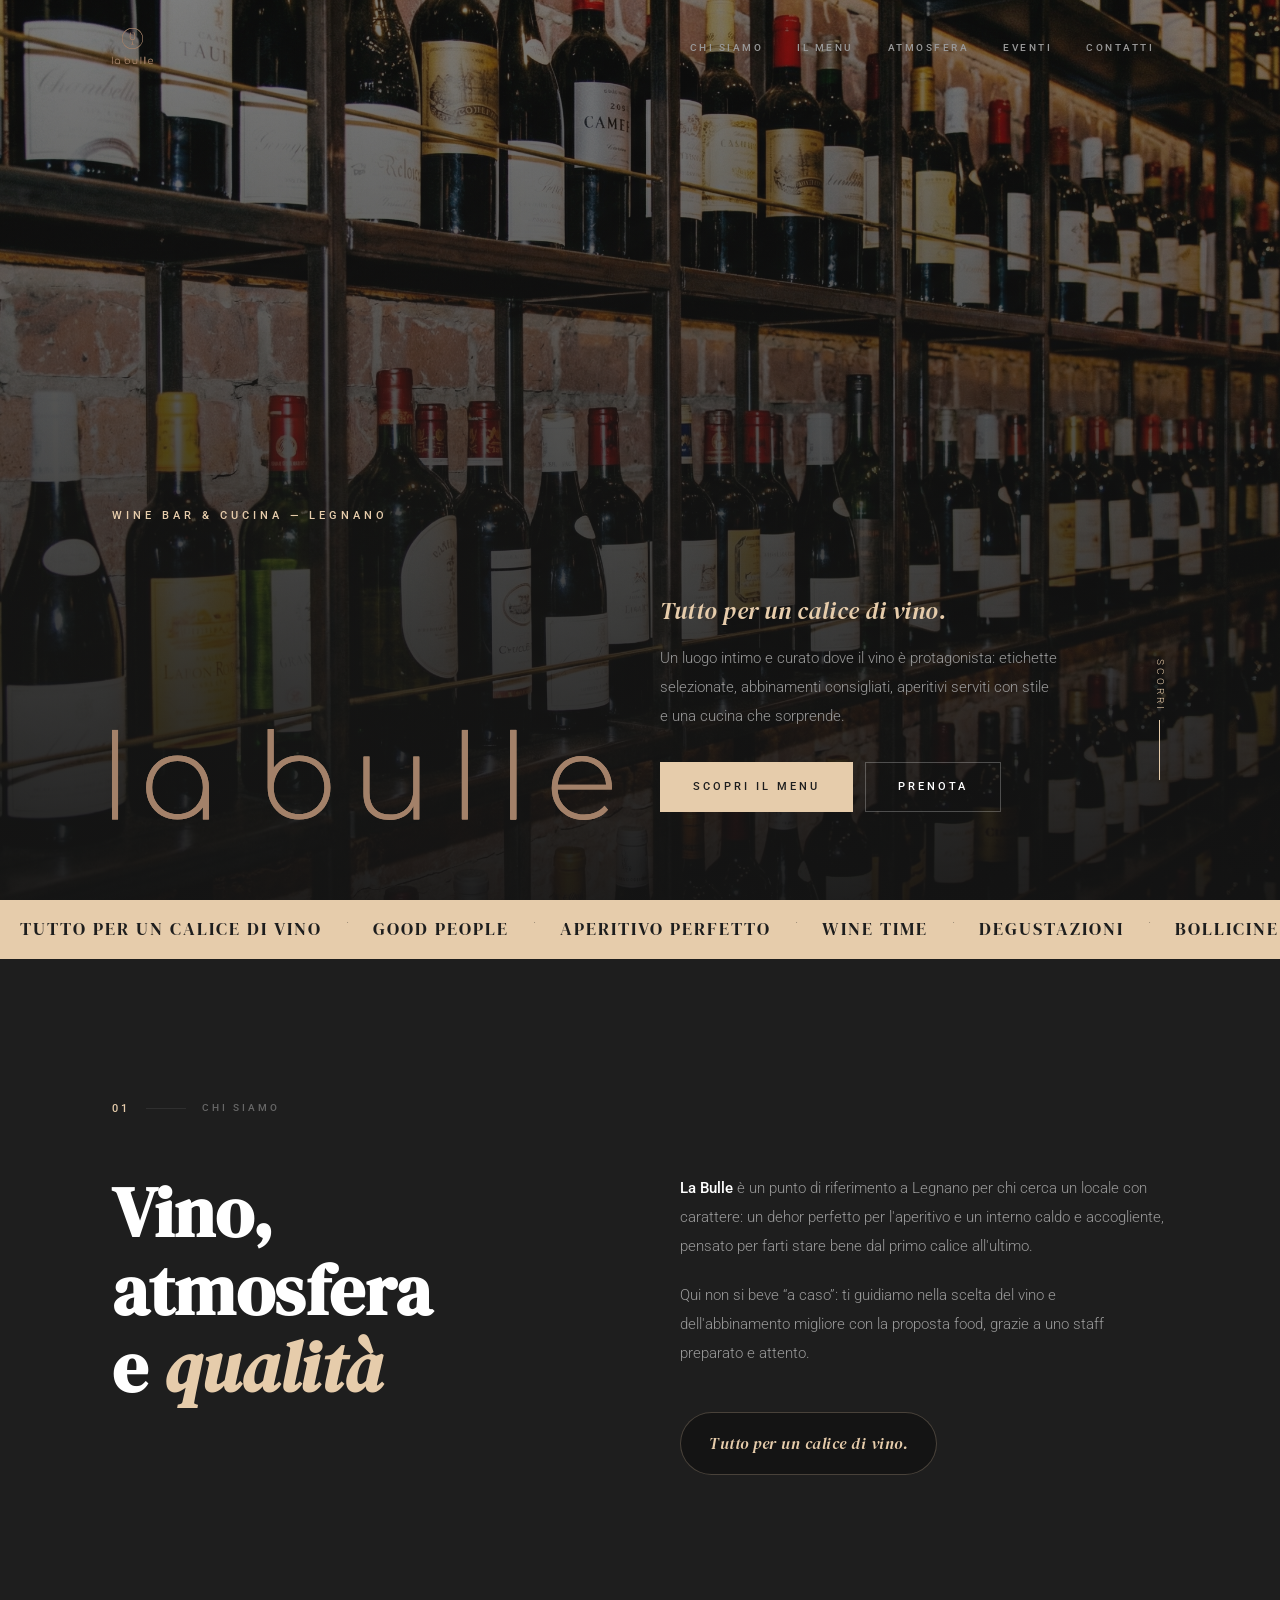
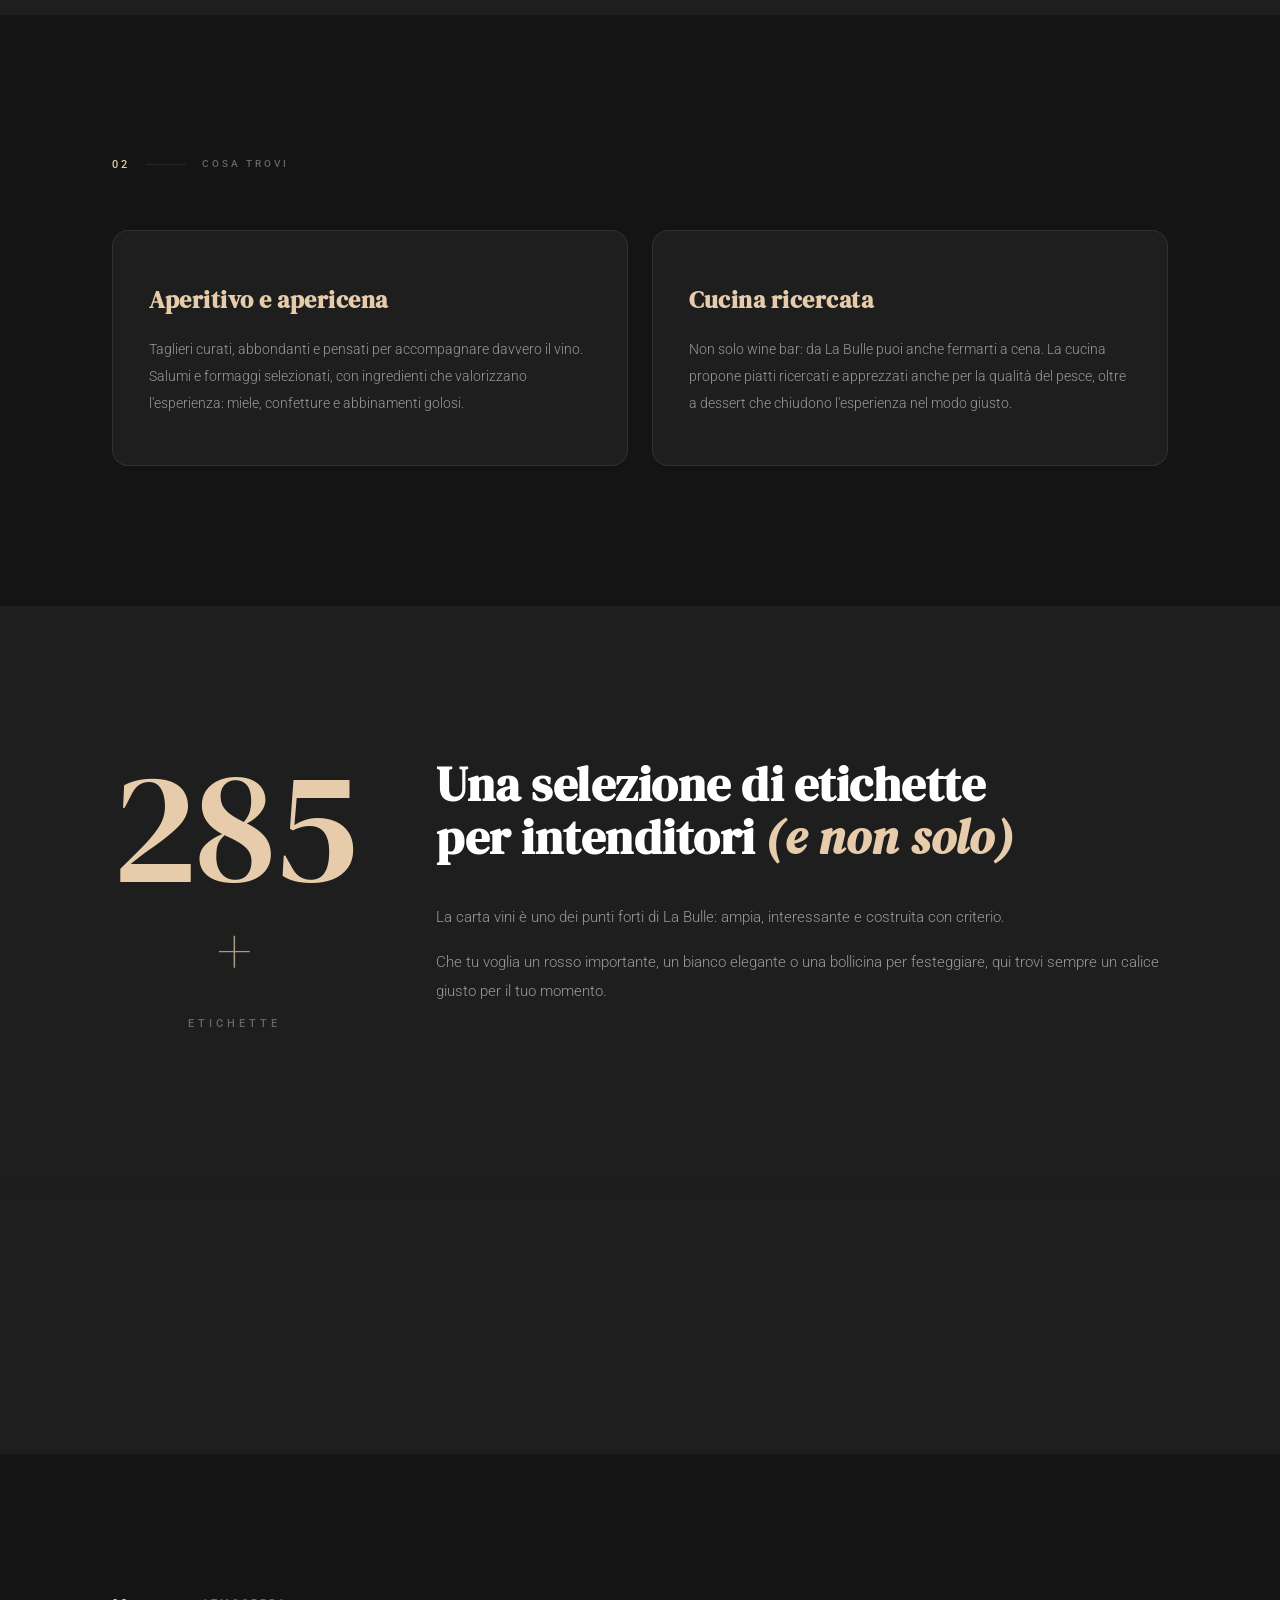
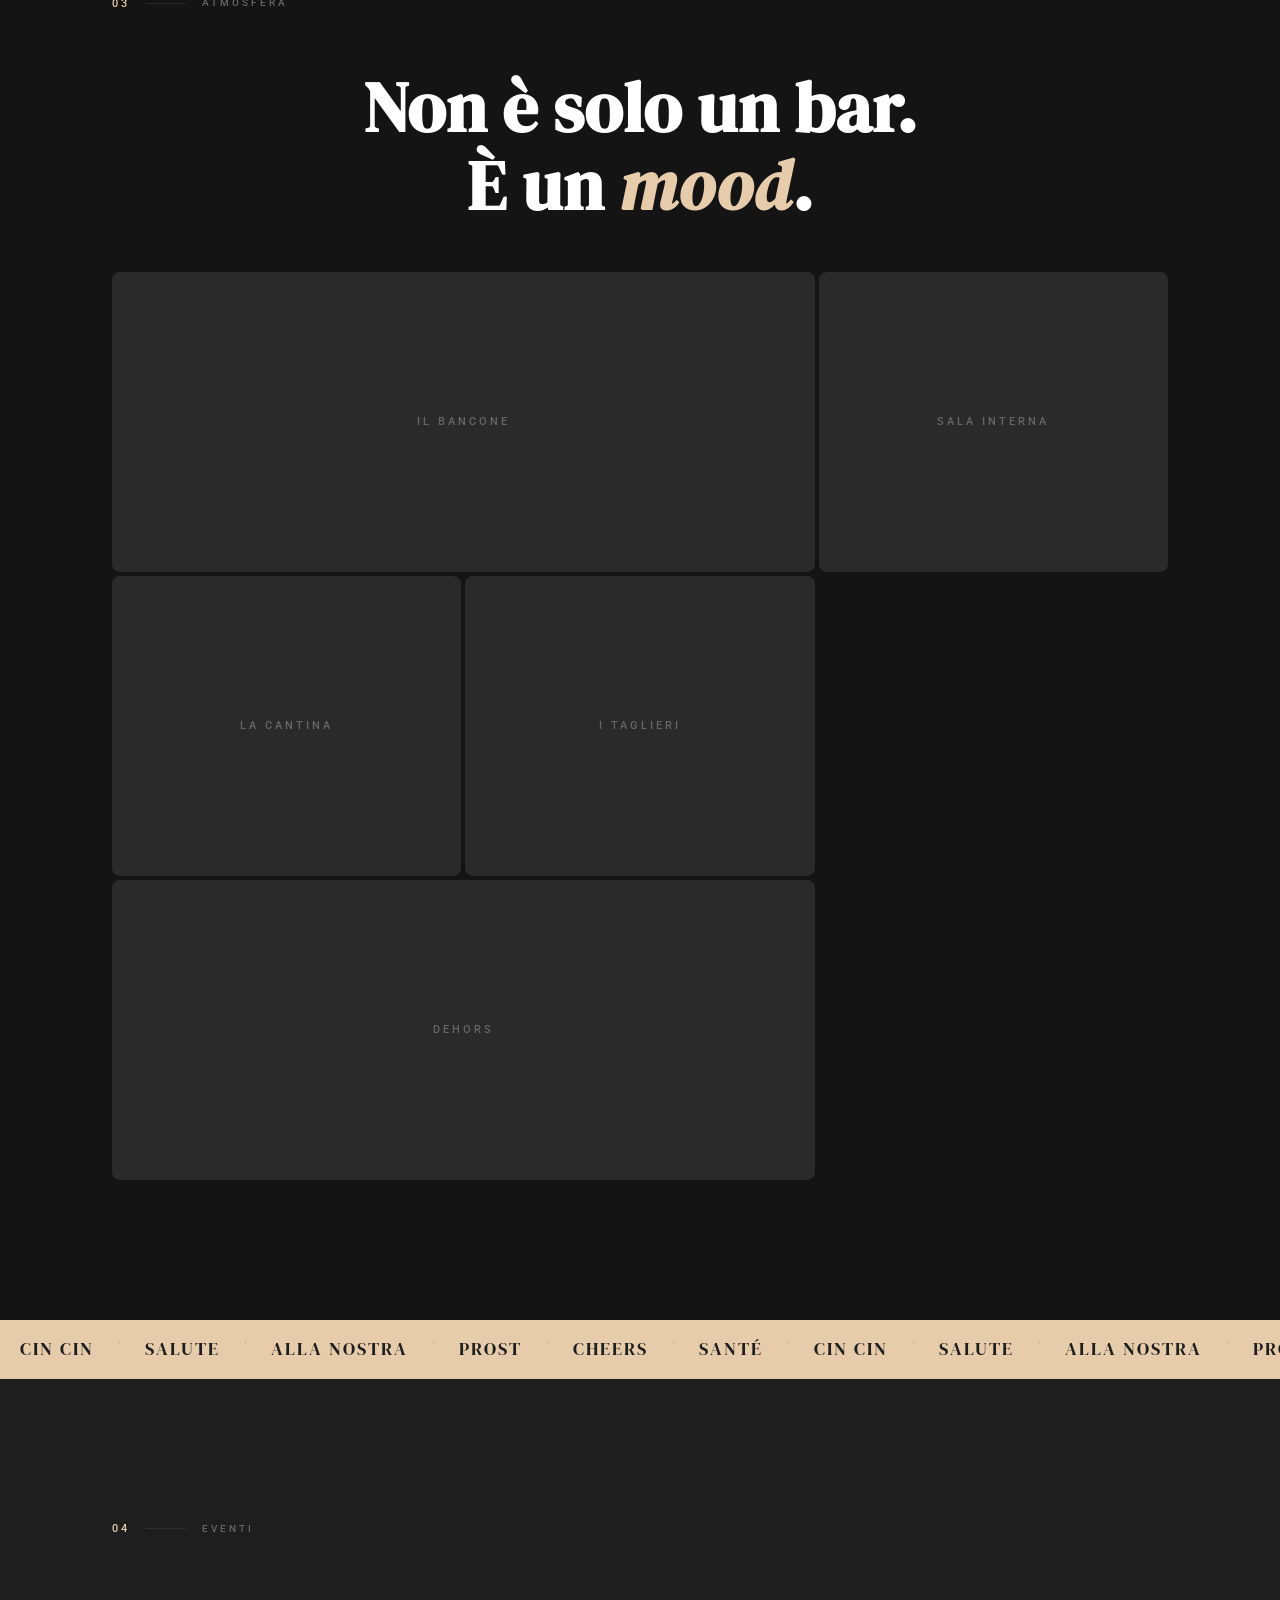
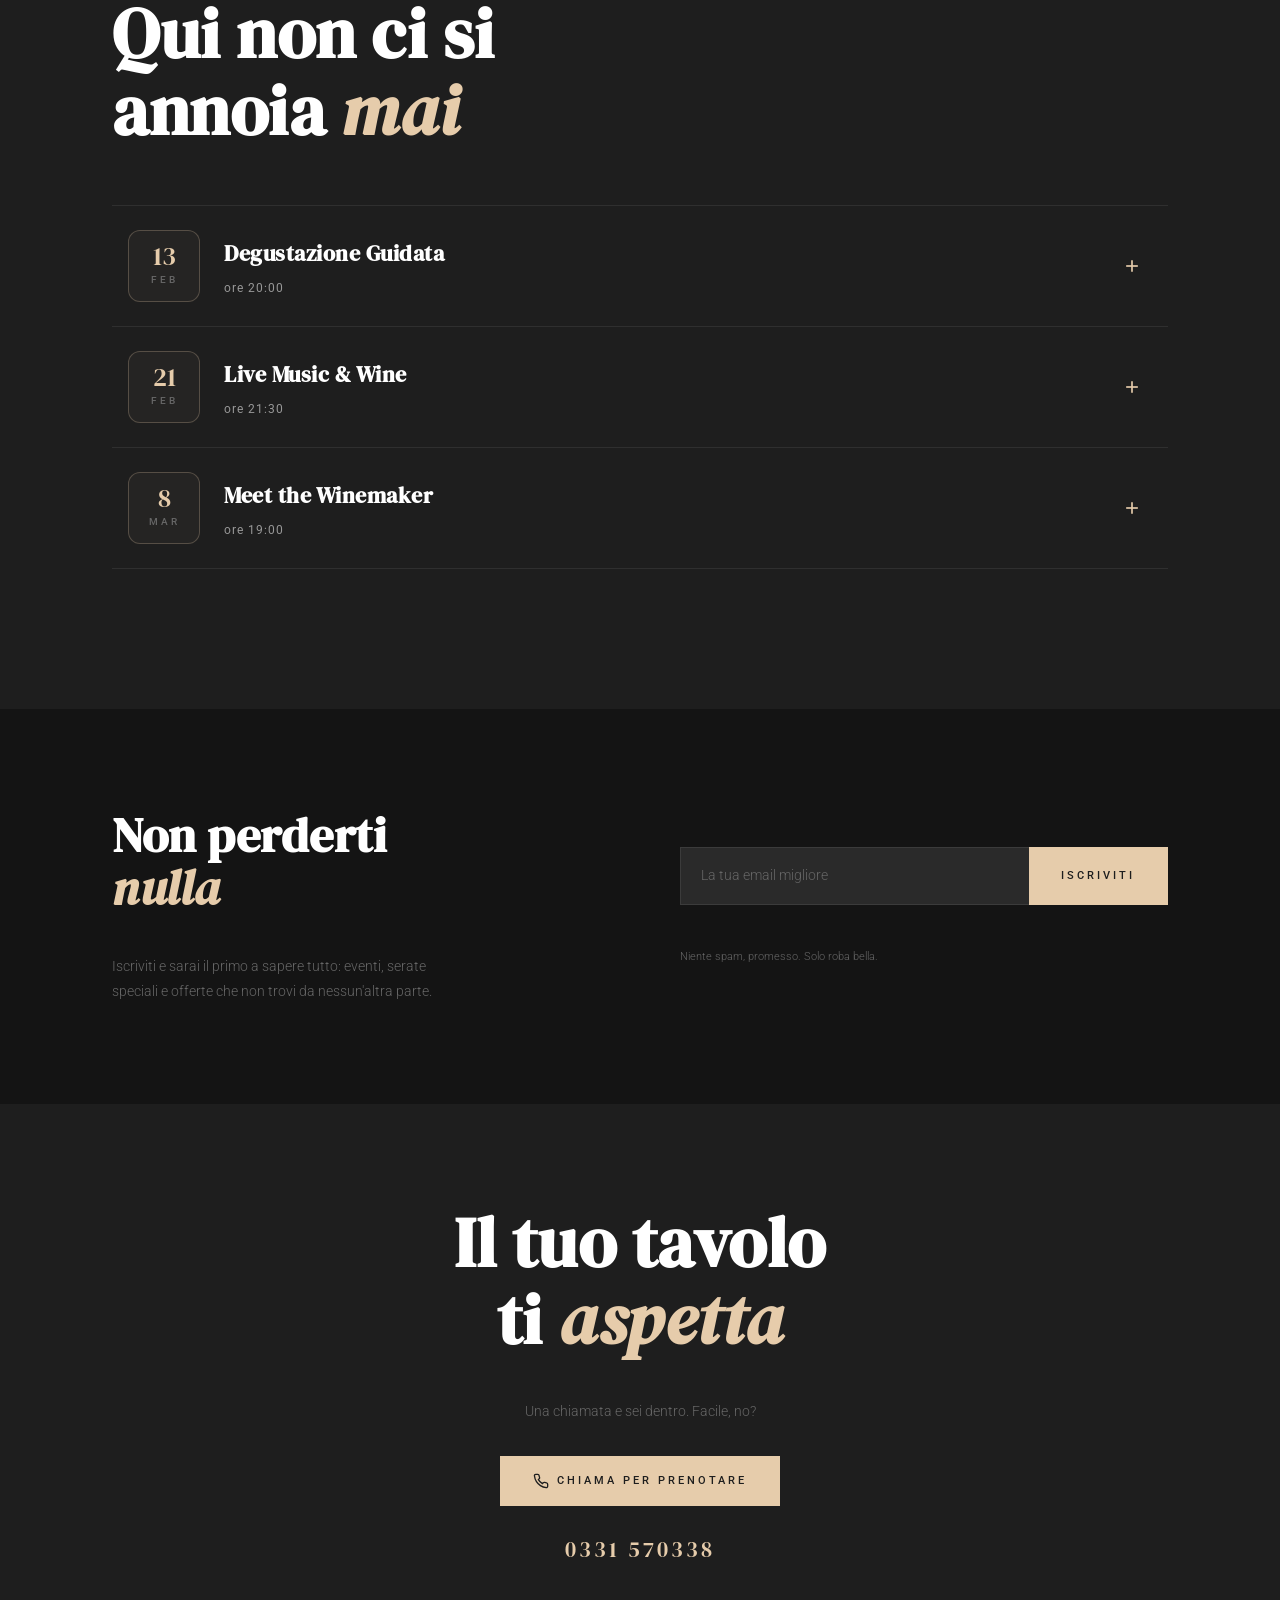
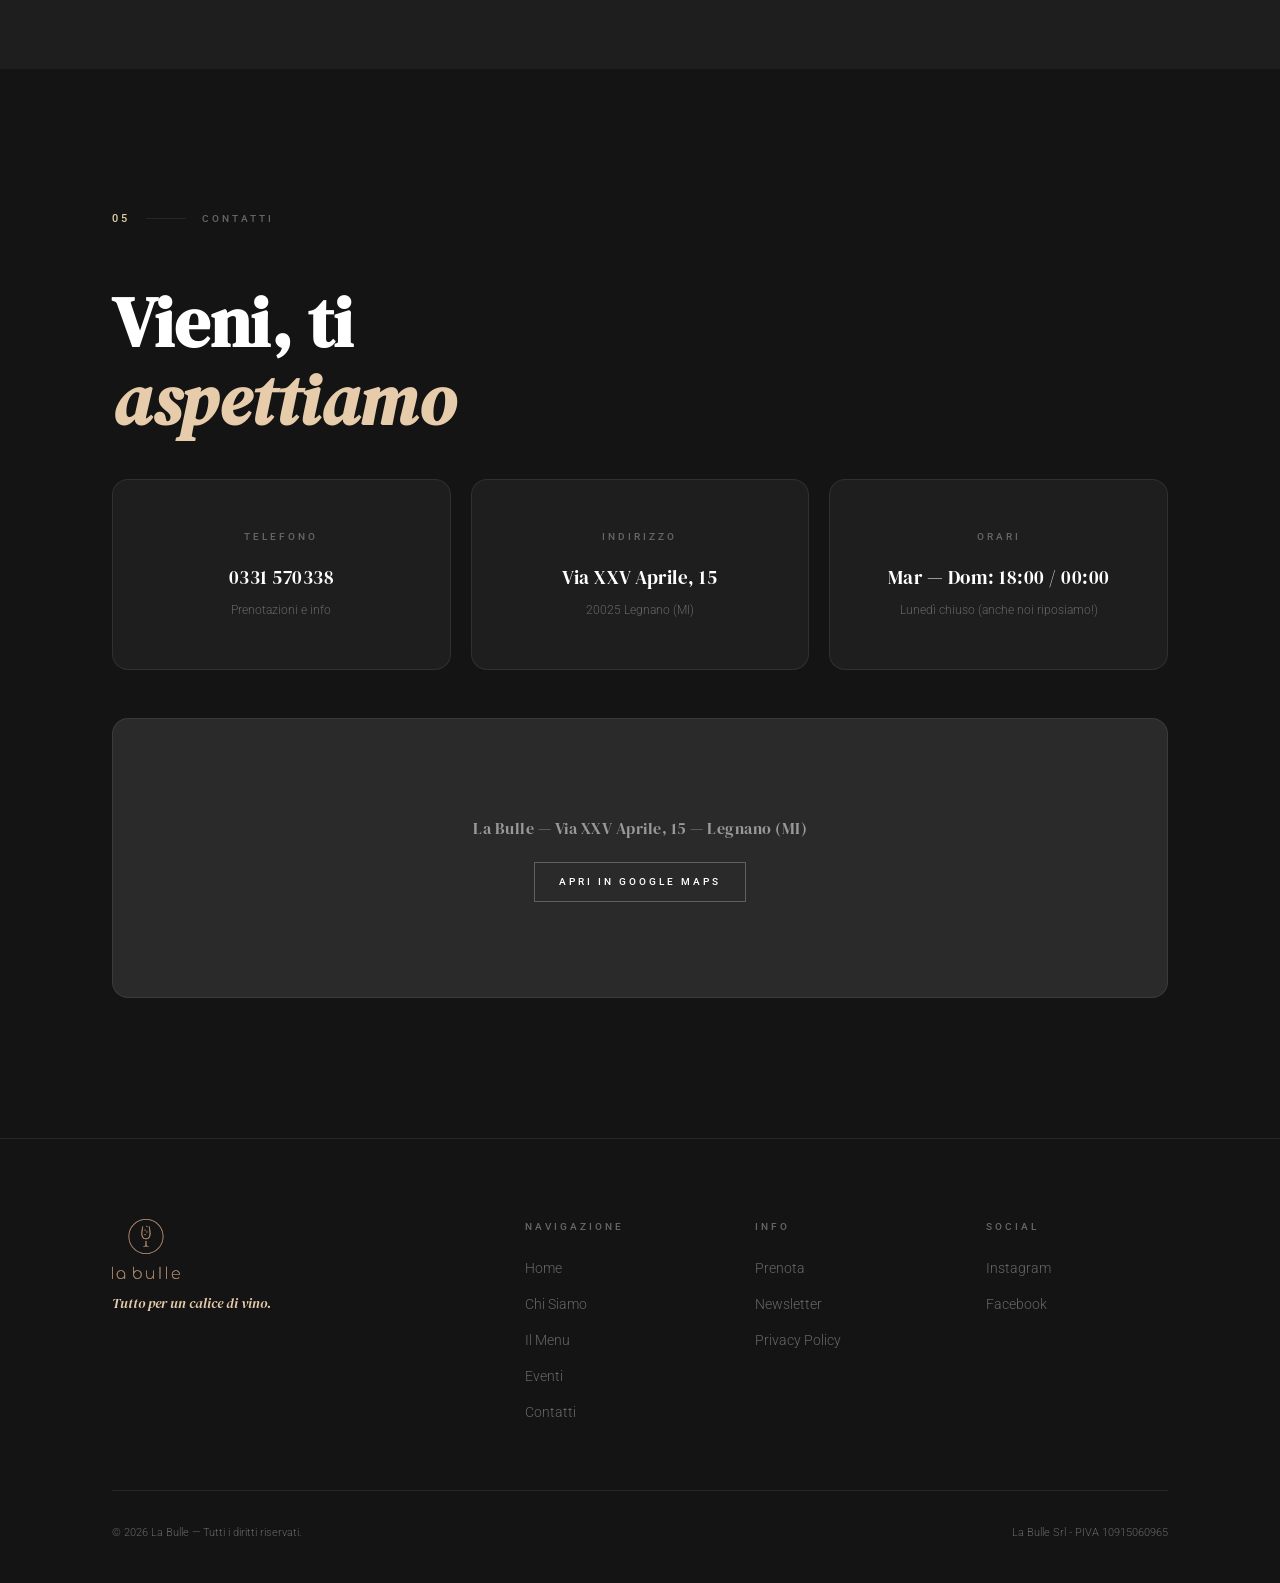
<file: index.html>
<!DOCTYPE html>
<html lang="it">
<head>
    <meta charset="UTF-8">
    <meta name="viewport" content="width=device-width, initial-scale=1.0">
    <meta name="description" content="La Bulle - Wine Bar & Cucina a Legnano. Un luogo intimo e curato dove il vino è protagonista.">
    <meta name="keywords" content="wine bar, cucina, vini, aperitivo, Legnano, La Bulle, enoteca">
    <meta name="author" content="La Bulle">
    <meta name="theme-color" content="#1e1e1e">
    <meta property="og:title" content="La Bulle - Wine Bar & Cucina | Tutto per un calice di vino">
    <meta property="og:description" content="Un luogo intimo e curato dove il vino è protagonista: etichette selezionate, abbinamenti consigliati, aperitivi serviti con stile e una cucina che sorprende.">
    <meta property="og:type" content="website">
    <meta property="og:locale" content="it_IT">
    <title>La Bulle — Wine Bar &amp; Cucina | Tutto per un calice di vino</title>
    <link rel="icon" type="image/svg+xml" href="favicon.svg">
    <link rel="preconnect" href="https://fonts.googleapis.com">
    <link rel="preconnect" href="https://fonts.gstatic.com" crossorigin>
    <link href="https://fonts.googleapis.com/css2?family=DM+Serif+Display:ital@0;1&family=Roboto:wght@300;400;500;700&display=swap" rel="stylesheet">
    <link rel="stylesheet" href="css/style.css">
</head>
<body>

    <!-- Floating Bubbles Background -->
    <div class="bubbles-bg" id="bubblesBg" aria-hidden="true"></div>

    <!-- Navigation -->
    <nav id="navbar" class="navbar">
        <div class="nav-container">
            <a href="#hero" class="nav-logo"><img src="img/Logo_Labulle_Legnano.svg" alt="La Bulle" class="nav-logo-img"></a>
            <button class="nav-toggle" id="navToggle" aria-label="Menu">
                <span></span><span></span><span></span>
            </button>
            <ul class="nav-menu" id="navMenu">
                <li><a href="#about" class="nav-link">Chi Siamo</a></li>
                <li><a href="menu.html" class="nav-link">Il Menu</a></li>
                <li><a href="#gallery" class="nav-link">Atmosfera</a></li>
                <li><a href="#events" class="nav-link">Eventi</a></li>
                <li><a href="#contact" class="nav-link">Contatti</a></li>
            </ul>
        </div>
    </nav>

    <!-- Hero -->
    <section id="hero" class="hero">
        <div class="hero-bg-image">
            <!-- L'utente carica l'immagine in /img -->
            <img src="img/hero-bg.jpg" alt="" class="hero-bg-img">
        </div>
        <div class="hero-overlay"></div>
        <div class="hero-inner">
            <div class="hero-content">
                <p class="hero-tag anim">Wine Bar &amp; Cucina &mdash; Legnano</p>
                <h1 class="hero-title anim">
                    <img src="img/Text_LaBulle_Legnano.svg" alt="La Bulle" class="hero-logo-img">
                </h1>
                <div class="hero-right anim">
                    <p class="hero-claim">Tutto per un calice di vino.</p>
                    <p class="hero-desc">Un luogo intimo e curato dove il vino &egrave; protagonista: etichette selezionate, abbinamenti consigliati, aperitivi serviti con stile e una cucina che sorprende.</p>
                    <div class="hero-actions">
                        <a href="menu.html" class="btn">Scopri il Menu</a>
                        <a href="tel:0331570338" class="btn btn--outline">Prenota</a>
                    </div>
                </div>
            </div>
            <div class="hero-scroll">
                <span class="hero-scroll-text">Scorri</span>
                <span class="hero-scroll-line"></span>
            </div>
        </div>
    </section>

    <!-- Ticker Marquee -->
    <div class="ticker" aria-hidden="true">
        <div class="ticker-track">
            <span class="ticker-item">Tutto per un calice di vino</span>
            <span class="ticker-dot">&middot;</span>
            <span class="ticker-item">Good People</span>
            <span class="ticker-dot">&middot;</span>
            <span class="ticker-item">Aperitivo Perfetto</span>
            <span class="ticker-dot">&middot;</span>
            <span class="ticker-item">Wine Time</span>
            <span class="ticker-dot">&middot;</span>
            <span class="ticker-item">Degustazioni</span>
            <span class="ticker-dot">&middot;</span>
            <span class="ticker-item">Bollicine</span>
            <span class="ticker-dot">&middot;</span>
            <span class="ticker-item">Tutto per un calice di vino</span>
            <span class="ticker-dot">&middot;</span>
            <span class="ticker-item">Aperitivo</span>
            <span class="ticker-dot">&middot;</span>
            <span class="ticker-item">Wine Time</span>
            <span class="ticker-dot">&middot;</span>
            <span class="ticker-item">Good Drinks</span>
            <span class="ticker-dot">&middot;</span>
            <span class="ticker-item">Degustazioni</span>
            <span class="ticker-dot">&middot;</span>
            <span class="ticker-item">Bollicine</span>
            <span class="ticker-dot">&middot;</span>
        </div>
    </div>

    <!-- About -->
    <section id="about" class="section">
        <div class="container">
            <div class="section-label anim"><span class="label-num">01</span><span class="label-line"></span><span>Chi Siamo</span></div>
            <div class="about-layout">
                <div class="about-col-left anim">
                    <h2 class="display-heading">Vino, atmosfera<br>e <em>qualit&agrave;</em></h2>
                </div>
                <div class="about-col-right anim">
                    <p><strong>La Bulle</strong> &egrave; un punto di riferimento a Legnano per chi cerca un locale con carattere: un dehor perfetto per l'aperitivo e un interno caldo e accogliente, pensato per farti stare bene dal primo calice all'ultimo.</p>
                    <p>Qui non si beve &ldquo;a caso&rdquo;: ti guidiamo nella scelta del vino e dell'abbinamento migliore con la proposta food, grazie a uno staff preparato e attento.</p>
                    <div class="about-badge anim">
                        <span class="badge-text">Tutto per un calice di vino.</span>
                    </div>
                </div>
            </div>
        </div>
    </section>

    <!-- Cosa Trovi -->
    <section class="section section--dark">
        <div class="container">
            <div class="section-label anim"><span class="label-num">02</span><span class="label-line"></span><span>Cosa Trovi</span></div>
            <div class="features-grid">
                <div class="feature-card tilt-card anim">
                    <h3 class="feature-title">Aperitivo e apericena</h3>
                    <p>Taglieri curati, abbondanti e pensati per accompagnare davvero il vino. Salumi e formaggi selezionati, con ingredienti che valorizzano l'esperienza: miele, confetture e abbinamenti golosi.</p>
                </div>
                <div class="feature-card tilt-card anim">
                    <h3 class="feature-title">Cucina ricercata</h3>
                    <p>Non solo wine bar: da La Bulle puoi anche fermarti a cena. La cucina propone piatti ricercati e apprezzati anche per la qualit&agrave; del pesce, oltre a dessert che chiudono l'esperienza nel modo giusto.</p>
                </div>
            </div>
        </div>
    </section>

    <!-- Etichette / Wine Selection -->
    <section id="vini" class="section section--etichette">
        <div class="container">
            <div class="etichette-layout">
                <div class="etichette-number anim">
                    <span class="etichette-count" data-target="300">0</span>
                    <span class="etichette-plus">+</span>
                    <span class="etichette-label">Etichette</span>
                </div>
                <div class="etichette-text anim">
                    <h2 class="display-heading display-heading--sm">Una selezione di etichette<br>per intenditori <em>(e non solo)</em></h2>
                    <p>La carta vini &egrave; uno dei punti forti di La Bulle: ampia, interessante e costruita con criterio.</p>
                    <p>Che tu voglia un rosso importante, un bianco elegante o una bollicina per festeggiare, qui trovi sempre un calice giusto per il tuo momento.</p>
                </div>
            </div>
        </div>
    </section>

    <!-- Parallax Band -->
    <section class="parallax-band" aria-hidden="true">
        <!-- Carica l'immagine in /img/parallax-wine.jpg -->
        <div class="parallax-band-overlay"></div>
    </section>

    <!-- Gallery -->
    <section id="gallery" class="section section--dark">
        <div class="container">
            <div class="section-label anim"><span class="label-num">03</span><span class="label-line"></span><span>Atmosfera</span></div>
            <h2 class="display-heading display-heading--center anim">Non &egrave; solo un bar.<br>&Egrave; un <em>mood</em>.</h2>
            <div class="gallery-grid anim">
                <div class="gallery-cell gallery-cell--wide">
                    <div class="gallery-placeholder"><span>Il Bancone</span></div>
                </div>
                <div class="gallery-cell">
                    <div class="gallery-placeholder"><span>Sala Interna</span></div>
                </div>
                <div class="gallery-cell">
                    <div class="gallery-placeholder"><span>La Cantina</span></div>
                </div>
                <div class="gallery-cell">
                    <div class="gallery-placeholder"><span>I Taglieri</span></div>
                </div>
                <div class="gallery-cell gallery-cell--wide">
                    <div class="gallery-placeholder"><span>Dehors</span></div>
                </div>
            </div>
        </div>
    </section>

    <!-- Ticker 2 -->
    <div class="ticker ticker--reverse" aria-hidden="true">
        <div class="ticker-track">
            <span class="ticker-item">Cin Cin</span>
            <span class="ticker-dot">&middot;</span>
            <span class="ticker-item">Salute</span>
            <span class="ticker-dot">&middot;</span>
            <span class="ticker-item">Alla Nostra</span>
            <span class="ticker-dot">&middot;</span>
            <span class="ticker-item">Prost</span>
            <span class="ticker-dot">&middot;</span>
            <span class="ticker-item">Cheers</span>
            <span class="ticker-dot">&middot;</span>
            <span class="ticker-item">Sant&eacute;</span>
            <span class="ticker-dot">&middot;</span>
            <span class="ticker-item">Cin Cin</span>
            <span class="ticker-dot">&middot;</span>
            <span class="ticker-item">Salute</span>
            <span class="ticker-dot">&middot;</span>
            <span class="ticker-item">Alla Nostra</span>
            <span class="ticker-dot">&middot;</span>
            <span class="ticker-item">Prost</span>
            <span class="ticker-dot">&middot;</span>
            <span class="ticker-item">Cheers</span>
            <span class="ticker-dot">&middot;</span>
            <span class="ticker-item">Sant&eacute;</span>
            <span class="ticker-dot">&middot;</span>
        </div>
    </div>

    <!-- Events -->
    <section id="events" class="section">
        <div class="container">
            <div class="section-label anim"><span class="label-num">04</span><span class="label-line"></span><span>Eventi</span></div>
            <h2 class="display-heading anim">Qui non ci si<br>annoia <em>mai</em></h2>
            <div class="events-list" id="eventsList">
                <!-- Events loaded dynamically from data/events.json -->
            </div>
        </div>
    </section>

    <!-- Newsletter -->
    <section id="newsletter" class="section section--dark section--compact">
        <div class="container">
            <div class="newsletter-layout anim">
                <div class="newsletter-text">
                    <h2 class="display-heading display-heading--sm">Non perderti<br><em>nulla</em></h2>
                    <p>Iscriviti e sarai il primo a sapere tutto: eventi, serate speciali e offerte che non trovi da nessun'altra parte.</p>
                </div>
                <form class="newsletter-form" id="newsletterForm">
                    <div class="newsletter-field">
                        <input type="email" id="newsletterEmail" name="email" required placeholder="La tua email migliore" autocomplete="email">
                        <button type="submit" class="btn">Iscriviti</button>
                    </div>
                    <div class="form-msg" id="newsletterMessage"></div>
                    <p class="newsletter-note">Niente spam, promesso. Solo roba bella.</p>
                </form>
            </div>
        </div>
    </section>

    <!-- Reservation CTA -->
    <section class="section section--cta">
        <div class="container">
            <div class="cta-layout anim">
                <h2 class="display-heading display-heading--center">Il tuo tavolo<br>ti <em>aspetta</em></h2>
                <p class="cta-sub">Una chiamata e sei dentro. Facile, no?</p>
                <div class="cta-actions">
                    <a href="tel:0331570338" class="btn btn--icon">
                        <svg width="16" height="16" viewBox="0 0 24 24" fill="none" stroke="currentColor" stroke-width="2"><path d="M22 16.92v3a2 2 0 0 1-2.18 2 19.79 19.79 0 0 1-8.63-3.07 19.5 19.5 0 0 1-6-6 19.79 19.79 0 0 1-3.07-8.67A2 2 0 0 1 4.11 2h3a2 2 0 0 1 2 1.72c.127.96.361 1.903.7 2.81a2 2 0 0 1-.45 2.11L8.09 9.91a16 16 0 0 0 6 6l1.27-1.27a2 2 0 0 1 2.11-.45c.907.339 1.85.573 2.81.7A2 2 0 0 1 22 16.92z"/></svg>
                        Chiama per prenotare
                    </a>
                </div>
                <span class="cta-phone">0331 570338</span>
            </div>
        </div>
    </section>

    <!-- Contact -->
    <section id="contact" class="section section--dark">
        <div class="container">
            <div class="section-label anim"><span class="label-num">05</span><span class="label-line"></span><span>Contatti</span></div>
            <h2 class="display-heading anim">Vieni, ti<br><em>aspettiamo</em></h2>
            <div class="contact-grid anim">
                <div class="contact-block tilt-card">
                    <h4>Telefono</h4>
                    <p><a href="tel:0331570338">0331 570338</a></p>
                    <span class="contact-note">Prenotazioni e info</span>
                </div>
                <div class="contact-block tilt-card">
                    <h4>Indirizzo</h4>
                    <p>Via XXV Aprile, 15</p>
                    <span class="contact-note">20025 Legnano (MI)</span>
                </div>
                <div class="contact-block tilt-card">
                    <h4>Orari</h4>
                    <p>Mar &mdash; Dom: 18:00 / 00:00</p>
                    <span class="contact-note">Luned&igrave; chiuso (anche noi riposiamo!)</span>
                </div>
            </div>
            <div class="contact-map anim">
                <div class="map-placeholder">
                    <p>La Bulle &mdash; Via XXV Aprile, 15 &mdash; Legnano (MI)</p>
                    <a href="https://www.google.com/maps/search/?api=1&query=Via+XXV+Aprile+15+20025+Legnano+MI" target="_blank" rel="noopener" class="btn btn--outline btn--sm">Apri in Google Maps</a>
                </div>
            </div>
        </div>
    </section>

    <!-- Footer -->
    <footer class="footer">
        <div class="container">
            <div class="footer-top">
                <div class="footer-brand">
                    <img src="img/Logo_Labulle_Legnano.svg" alt="La Bulle" class="footer-logo-img">
                    <p class="footer-tagline">Tutto per un calice di vino.</p>
                </div>
                <div class="footer-col">
                    <h4>Navigazione</h4>
                    <ul>
                        <li><a href="#hero">Home</a></li>
                        <li><a href="#about">Chi Siamo</a></li>
                        <li><a href="menu.html">Il Menu</a></li>
                        <li><a href="#events">Eventi</a></li>
                        <li><a href="#contact">Contatti</a></li>
                    </ul>
                </div>
                <div class="footer-col">
                    <h4>Info</h4>
                    <ul>
                        <li><a href="tel:0331570338">Prenota</a></li>
                        <li><a href="#newsletter">Newsletter</a></li>
                        <li><a href="#">Privacy Policy</a></li>
                    </ul>
                </div>
                <div class="footer-col">
                    <h4>Social</h4>
                    <ul>
                        <li><a href="#" target="_blank">Instagram</a></li>
                        <li><a href="#" target="_blank">Facebook</a></li>
                    </ul>
                </div>
            </div>
            <div class="footer-bottom">
                <p>&copy; 2026 La Bulle &mdash; Tutti i diritti riservati.</p>
                <p>La Bulle Srl - PIVA 10915060965 
</p>
            </div>
        </div>
    </footer>

    <!-- Back to top -->
    <button id="backToTop" class="back-to-top" aria-label="Torna su">
        <svg width="20" height="20" viewBox="0 0 24 24" fill="none" stroke="currentColor" stroke-width="2"><polyline points="18 15 12 9 6 15"/></svg>
    </button>

    <script src="js/main.js"></script>
</body>
</html>
</file>
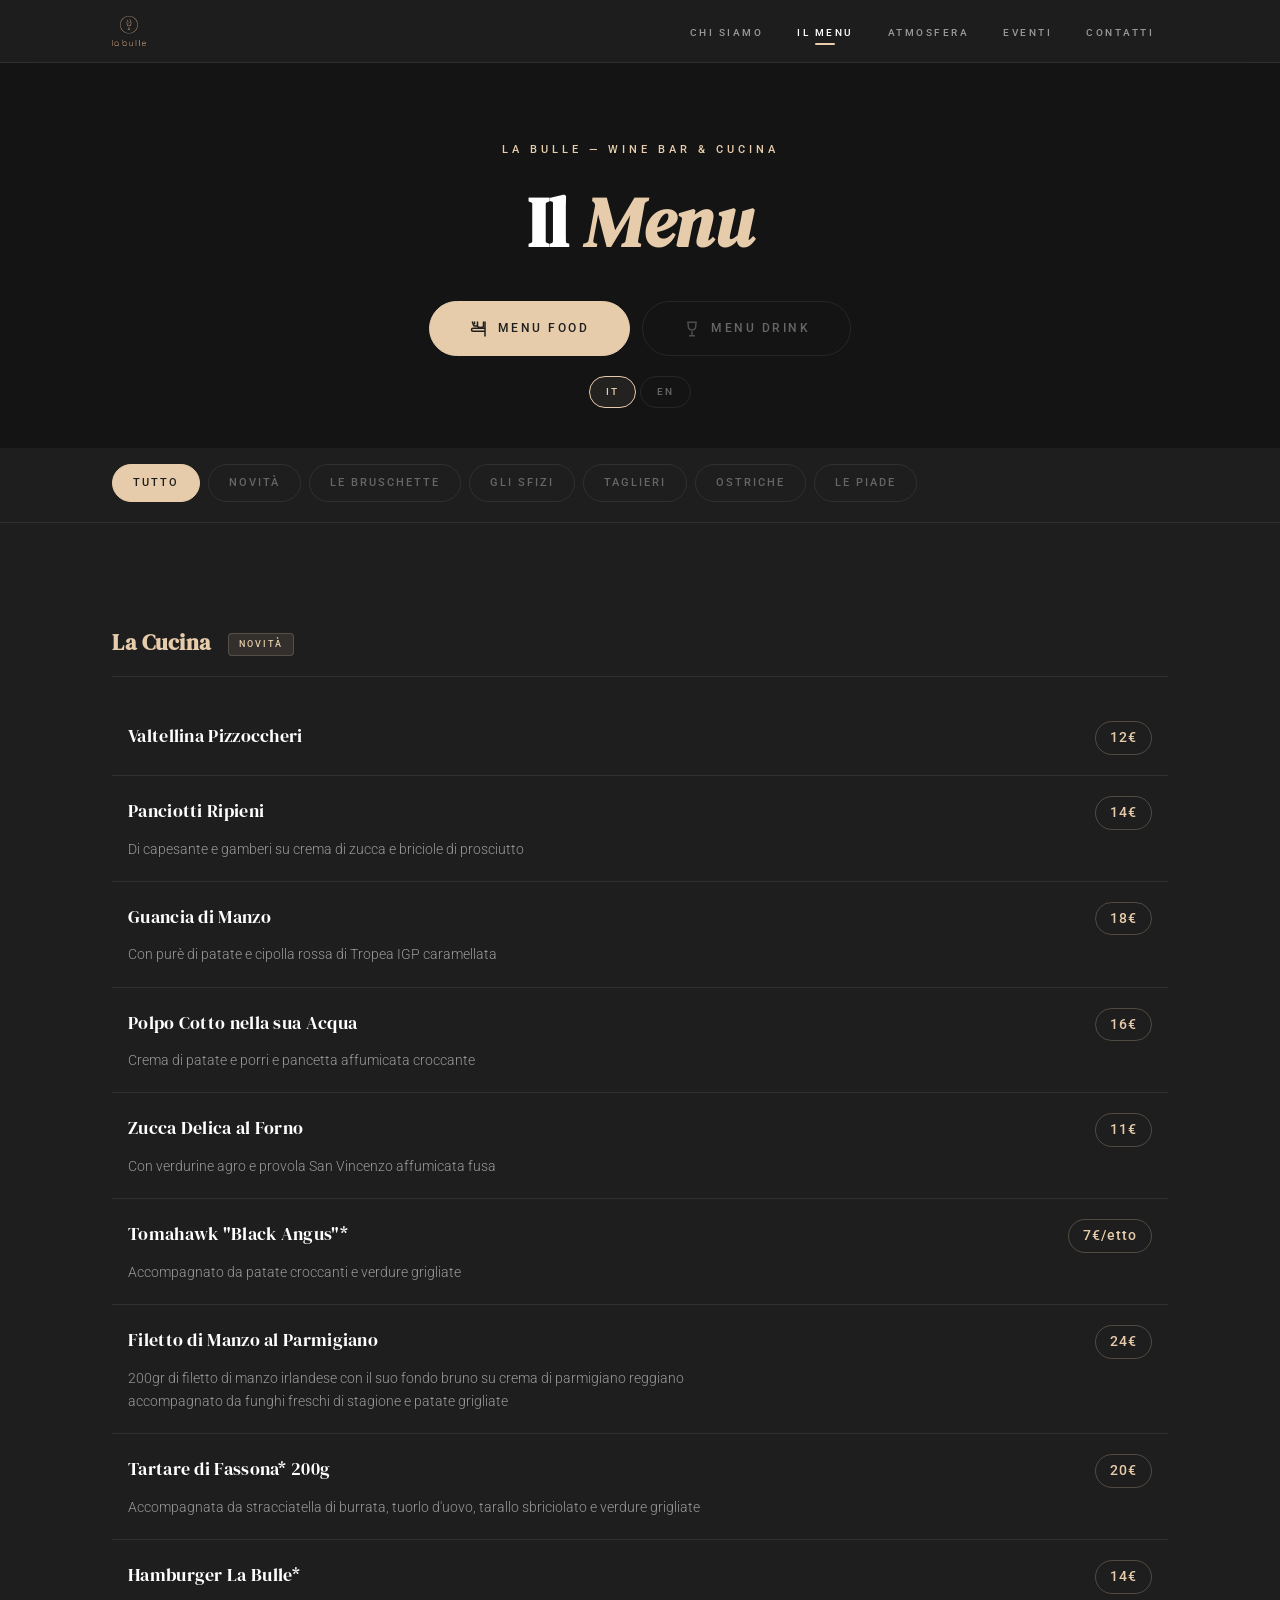
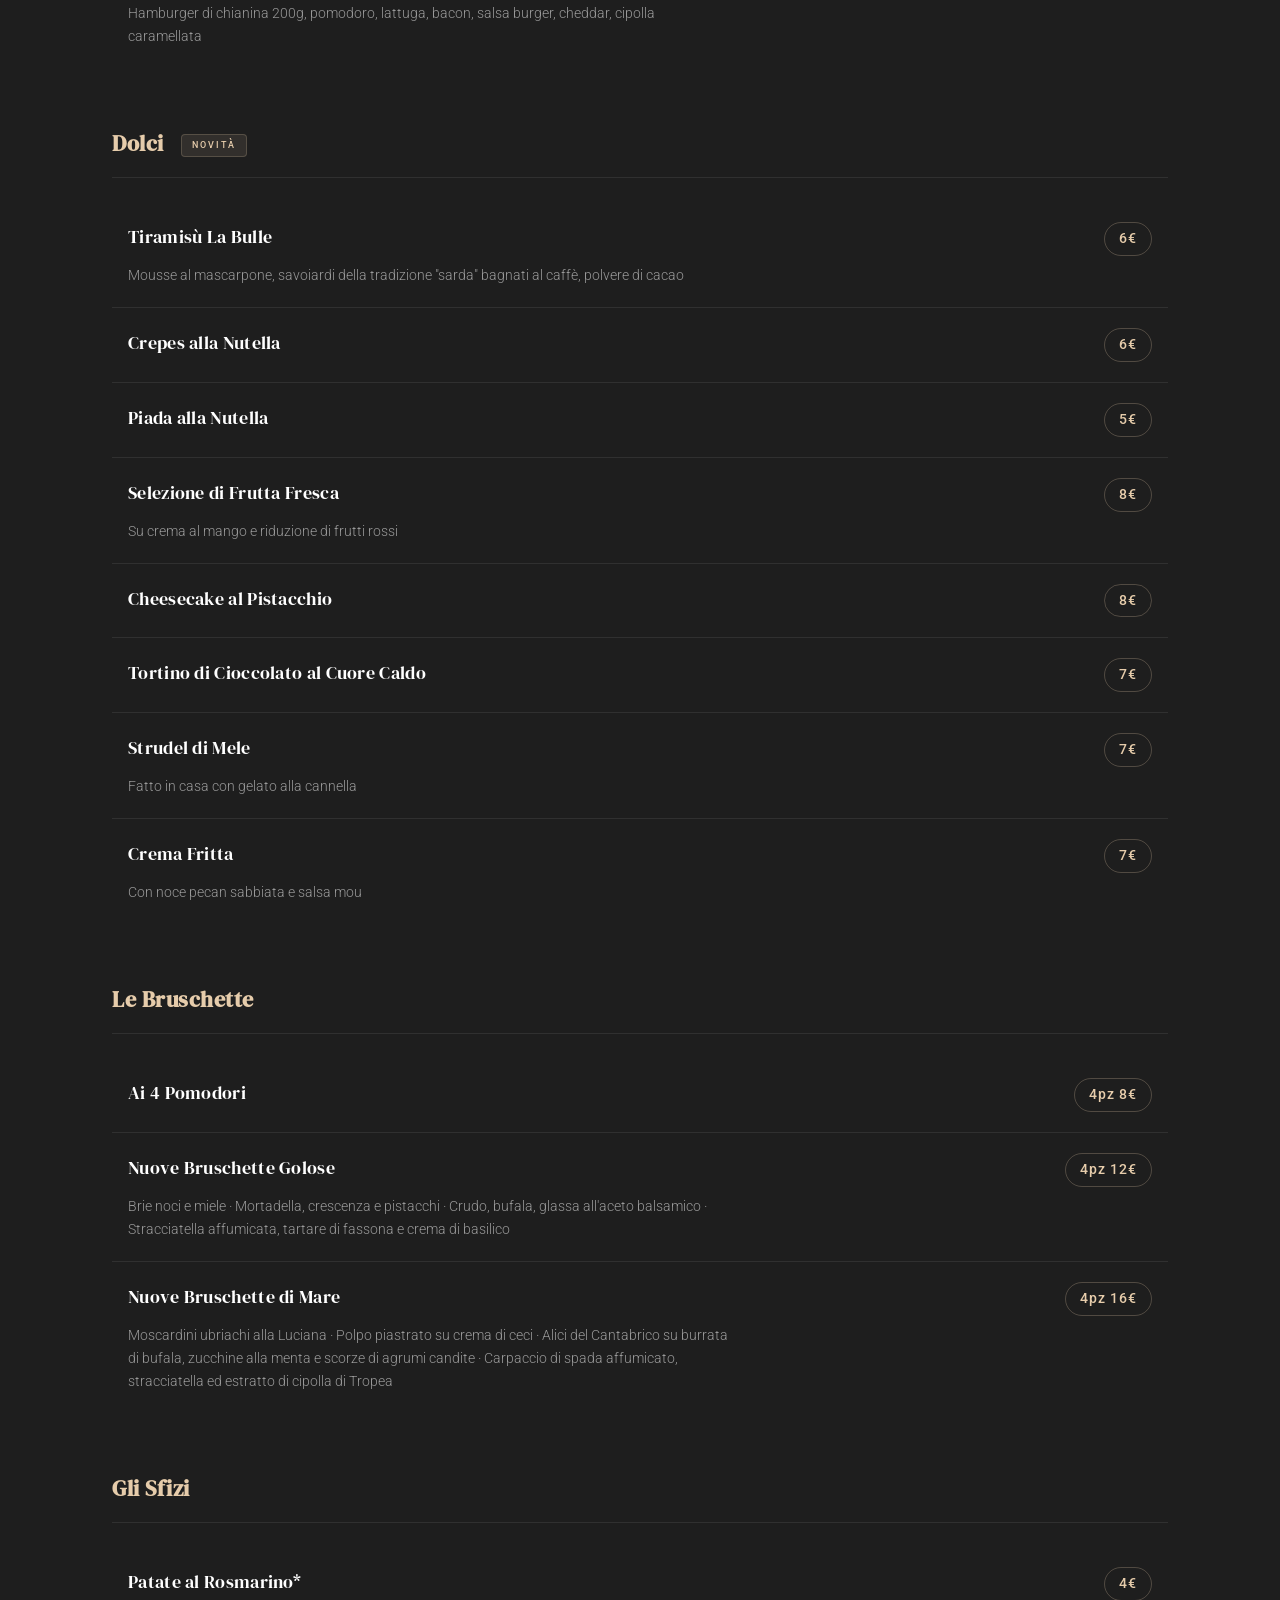
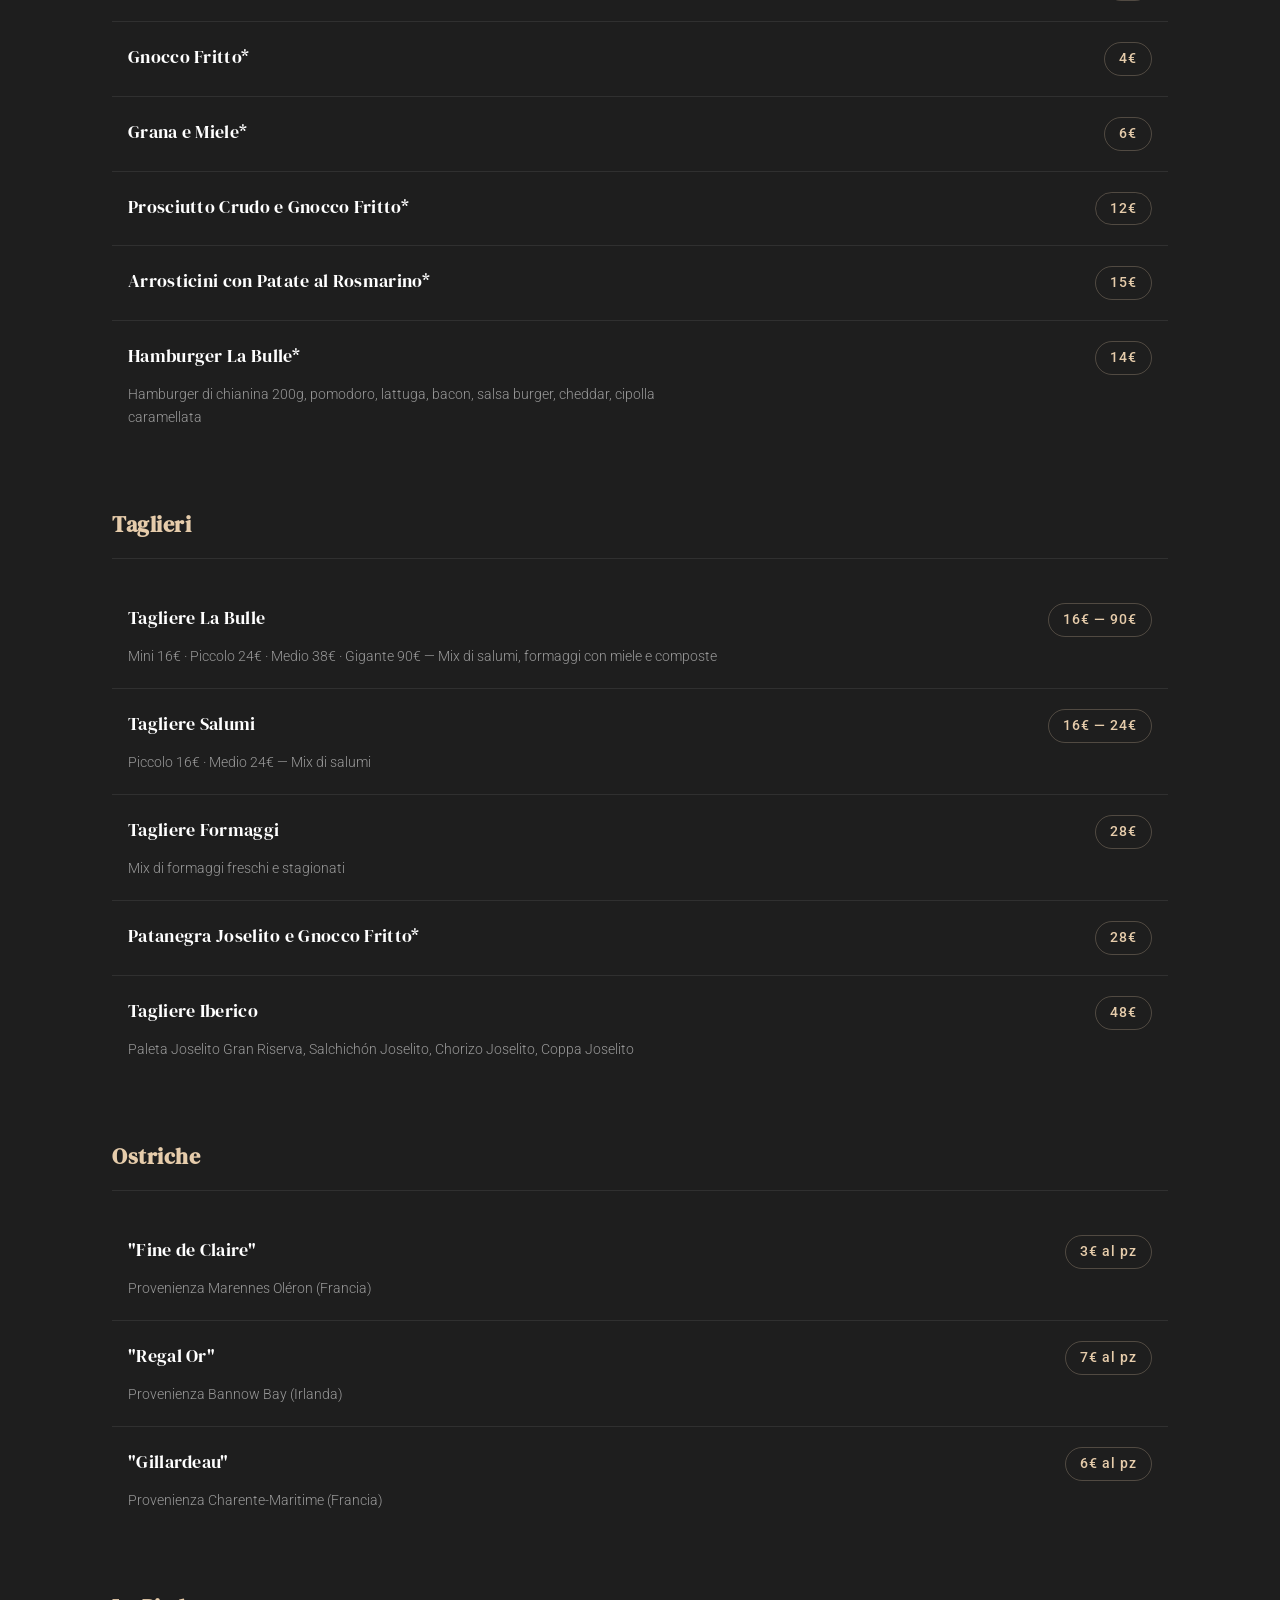
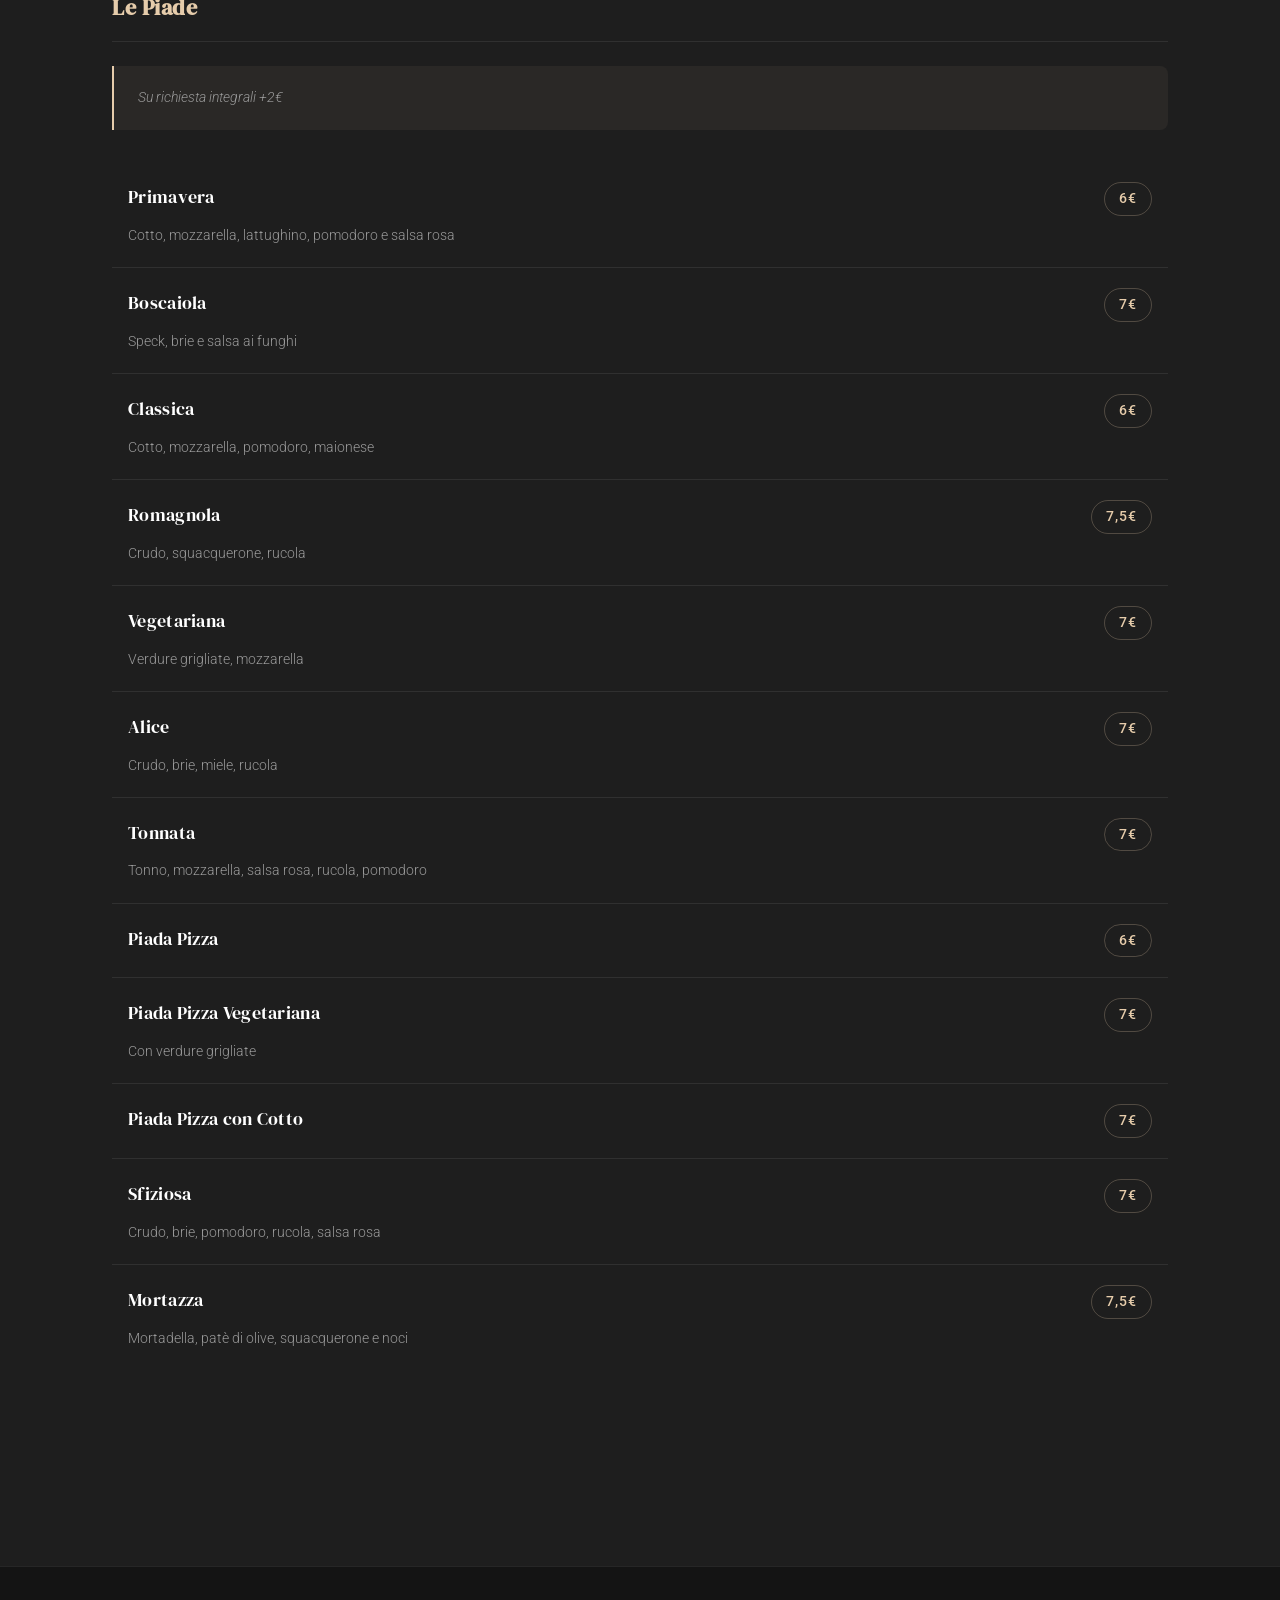
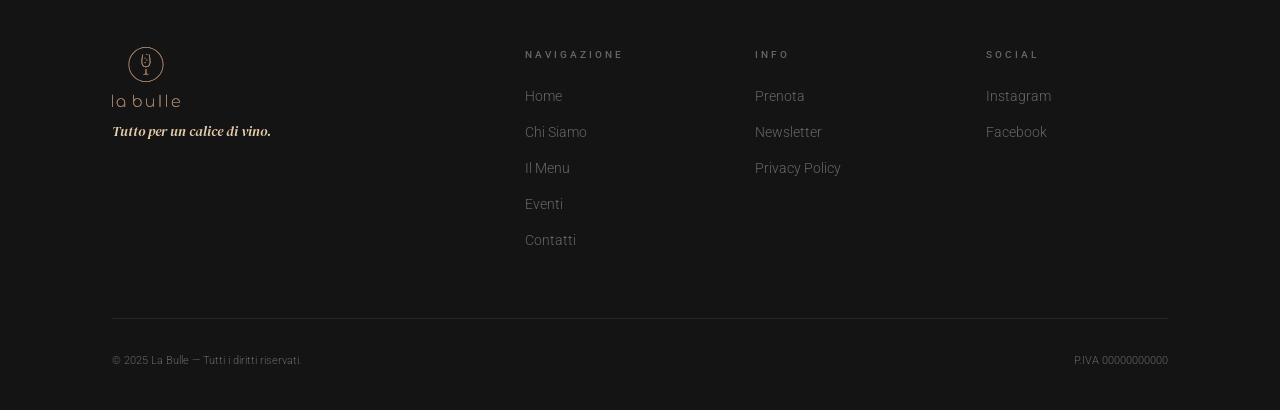
<file: menu.html>
<!DOCTYPE html>
<html lang="it">
<head>
    <meta charset="UTF-8">
    <meta name="viewport" content="width=device-width, initial-scale=1.0">
    <meta name="description" content="La Bulle - Il Menu. Taglieri, bruschette, sfizi, ostriche, piade, dolci, cocktail e vini.">
    <meta name="theme-color" content="#1e1e1e">
    <title>Il Menu — La Bulle</title>
    <link rel="icon" type="image/svg+xml" href="favicon.svg">
    <link rel="preconnect" href="https://fonts.googleapis.com">
    <link rel="preconnect" href="https://fonts.gstatic.com" crossorigin>
    <link href="https://fonts.googleapis.com/css2?family=DM+Serif+Display:ital@0;1&family=Roboto:wght@300;400;500;700&display=swap" rel="stylesheet">
    <link rel="stylesheet" href="css/style.css">
</head>
<body>

    <!-- Navigation -->
    <nav id="navbar" class="navbar navbar--solid">
        <div class="nav-container">
            <a href="index.html" class="nav-logo"><img src="img/Logo_Labulle_Legnano.svg" alt="La Bulle" class="nav-logo-img"></a>
            <button class="nav-toggle" id="navToggle" aria-label="Menu">
                <span></span><span></span><span></span>
            </button>
            <ul class="nav-menu" id="navMenu">
                <li><a href="index.html#about" class="nav-link">Chi Siamo</a></li>
                <li><a href="menu.html" class="nav-link active">Il Menu</a></li>
                <li><a href="index.html#gallery" class="nav-link">Atmosfera</a></li>
                <li><a href="index.html#events" class="nav-link">Eventi</a></li>
                <li><a href="index.html#contact" class="nav-link">Contatti</a></li>
            </ul>
        </div>
    </nav>

    <!-- Menu Page Header -->
    <section class="menu-page-header">
        <div class="container">
            <p class="hero-tag anim">La Bulle &mdash; Wine Bar &amp; Cucina</p>
            <h1 class="display-heading anim">Il <em>Menu</em></h1>

            <!-- Main Tabs: Food / Drink -->
            <div class="menu-main-tabs anim">
                <button class="menu-main-tab active" data-menu="food">
                    <svg width="18" height="18" viewBox="0 0 24 24" fill="none" stroke="currentColor" stroke-width="2"><path d="M3 2l1.578 4.657A2 2 0 0 0 6.478 8H9.5"/><path d="M6 2v4"/><path d="M18 2v6c0 1-1.333 2-4 2s-4-1-4-2V2"/><line x1="20" y1="2" x2="20" y2="22"/><path d="M20 15H4a2 2 0 0 1 0-4h16"/></svg>
                    Menu Food
                </button>
                <button class="menu-main-tab" data-menu="drink">
                    <svg width="18" height="18" viewBox="0 0 24 24" fill="none" stroke="currentColor" stroke-width="2"><path d="M8 21h8"/><path d="M12 15v6"/><path d="M17.5 3H6.5l1 8a5.5 5.5 0 0 0 9 0l1-8z"/></svg>
                    Menu Drink
                </button>
            </div>

            <!-- Language Toggle -->
            <div class="lang-toggle anim">
                <button class="lang-btn active" data-lang="it">IT</button>
                <button class="lang-btn" data-lang="en">EN</button>
            </div>

            <!-- PDF Download Bar -->
            <div class="menu-pdf-bar anim" id="menuPdfBar" style="display:none;">
                <a href="#" id="menuPdfIt" class="menu-pdf-btn" target="_blank" style="display:none;">
                    <svg width="15" height="15" viewBox="0 0 24 24" fill="none" stroke="currentColor" stroke-width="2"><path d="M21 15v4a2 2 0 0 1-2 2H5a2 2 0 0 1-2-2v-4"/><polyline points="7 10 12 15 17 10"/><line x1="12" y1="15" x2="12" y2="3"/></svg>
                    <span>Scarica PDF</span>
                </a>
                <a href="#" id="menuPdfEn" class="menu-pdf-btn" target="_blank" style="display:none;">
                    <svg width="15" height="15" viewBox="0 0 24 24" fill="none" stroke="currentColor" stroke-width="2"><path d="M21 15v4a2 2 0 0 1-2 2H5a2 2 0 0 1-2-2v-4"/><polyline points="7 10 12 15 17 10"/><line x1="12" y1="15" x2="12" y2="3"/></svg>
                    <span>Download PDF (EN)</span>
                </a>
            </div>
        </div>
    </section>

    <!-- Category Filters -->
    <div class="menu-filters-wrap">
        <div class="container">
            <div class="menu-filters" id="menuFilters">
                <!-- Populated dynamically by JS -->
            </div>
        </div>
    </div>

    <!-- Menu Content -->
    <section class="section menu-page-content">
        <div class="container">
            <div id="menuContent">
                <!-- Populated dynamically by JS -->
            </div>

            <!-- PDF Download CTA (bottom) -->
            <div class="menu-cta anim" id="menuPdfCtaBottom" style="display:none;">
                <a href="#" id="menuPdfBottomLink" class="btn btn--outline btn--icon">
                    <svg width="16" height="16" viewBox="0 0 24 24" fill="none" stroke="currentColor" stroke-width="2"><path d="M21 15v4a2 2 0 0 1-2 2H5a2 2 0 0 1-2-2v-4"/><polyline points="7 10 12 15 17 10"/><line x1="12" y1="15" x2="12" y2="3"/></svg>
                    <span id="menuPdfBottomText">Scarica il Menu PDF</span>
                </a>
            </div>
        </div>
    </section>

    <!-- Footer -->
    <footer class="footer">
        <div class="container">
            <div class="footer-top">
                <div class="footer-brand">
                    <img src="img/Logo_Labulle_Legnano.svg" alt="La Bulle" class="footer-logo-img">
                    <p class="footer-tagline">Tutto per un calice di vino.</p>
                </div>
                <div class="footer-col">
                    <h4>Navigazione</h4>
                    <ul>
                        <li><a href="index.html">Home</a></li>
                        <li><a href="index.html#about">Chi Siamo</a></li>
                        <li><a href="menu.html">Il Menu</a></li>
                        <li><a href="index.html#events">Eventi</a></li>
                        <li><a href="index.html#contact">Contatti</a></li>
                    </ul>
                </div>
                <div class="footer-col">
                    <h4>Info</h4>
                    <ul>
                        <li><a href="tel:0331570338">Prenota</a></li>
                        <li><a href="index.html#newsletter">Newsletter</a></li>
                        <li><a href="#">Privacy Policy</a></li>
                    </ul>
                </div>
                <div class="footer-col">
                    <h4>Social</h4>
                    <ul>
                        <li><a href="#" target="_blank">Instagram</a></li>
                        <li><a href="#" target="_blank">Facebook</a></li>
                    </ul>
                </div>
            </div>
            <div class="footer-bottom">
                <p>&copy; 2025 La Bulle &mdash; Tutti i diritti riservati.</p>
                <p>P.IVA 00000000000</p>
            </div>
        </div>
    </footer>

    <!-- Back to top -->
    <button id="backToTop" class="back-to-top" aria-label="Torna su">
        <svg width="20" height="20" viewBox="0 0 24 24" fill="none" stroke="currentColor" stroke-width="2"><polyline points="18 15 12 9 6 15"/></svg>
    </button>

    <script src="js/main.js"></script>
</body>
</html>
</file>
<file: css/style.css>
/* ============================================
   LA BULLE — Bar & Enoteca
   Creative Dark Theme — #e6ccab accent
   ============================================ */

:root {
    --black: #1e1e1e;
    --black-deep: #141414;
    --black-light: #2a2a2a;
    --white: #ffffff;
    --white-off: #e8e8e8;
    --white-muted: #999999;
    --white-dim: #666666;
    --accent: #e6ccab;
    --accent-light: #f0ddc0;
    --accent-glow: rgba(230,204,171,0.30);
    --border: rgba(255,255,255,0.08);
    --border-accent: rgba(230,204,171,0.25);

    --font-heading: 'DM Serif Display', serif;
    --font-body: 'Roboto', sans-serif;

    --container: 1120px;
    --space-section: 140px;
    --bounce: cubic-bezier(0.34, 1.56, 0.64, 1);
    --smooth: cubic-bezier(0.25, 0.46, 0.45, 0.94);
}

/* — Reset — */
*, *::before, *::after { margin:0; padding:0; box-sizing:border-box; }
html { scroll-behavior:smooth; -webkit-font-smoothing:antialiased; }
body {
    font-family: var(--font-body);
    font-weight: 300;
    font-size: 16px;
    line-height: 1.75;
    background: var(--black);
    color: var(--white);
    overflow-x: hidden;
}
a { color: inherit; text-decoration:none; }
ul { list-style:none; }
img { max-width:100%; display:block; }
input,button,textarea,select { font:inherit; }
em { font-style:italic; color: var(--accent); }
strong { font-weight:500; color: var(--white); }

/* — Utility — */
.container { max-width:var(--container); margin:0 auto; padding:0 32px; }

/* — Floating Bubbles BG — */
.bubbles-bg {
    position: fixed; inset: 0; z-index: 0;
    pointer-events: none; overflow: hidden;
}
.bubble {
    position: absolute;
    border-radius: 50%;
    background: radial-gradient(circle at 30% 30%, rgba(230,204,171,0.12), rgba(230,204,171,0.02));
    border: 1px solid rgba(230,204,171,0.06);
    animation: floatUp linear infinite;
    will-change: transform;
}
@keyframes floatUp {
    0% { transform: translateY(100vh) scale(0); opacity: 0; }
    10% { opacity: 1; }
    90% { opacity: 1; }
    100% { transform: translateY(-10vh) scale(1); opacity: 0; }
}

/* — Buttons — */
.btn {
    display:inline-flex; align-items:center; gap:8px;
    padding: 14px 32px;
    font-family: var(--font-body);
    font-size: 0.7rem; font-weight:500;
    letter-spacing: 3px; text-transform:uppercase;
    background: var(--accent); color: var(--black);
    border:1px solid var(--accent);
    cursor:pointer; transition: all 0.35s var(--bounce);
    position: relative; overflow: hidden;
}
.btn::before {
    content: '';
    position: absolute; inset: 0;
    background: linear-gradient(120deg, transparent 30%, rgba(255,255,255,0.2) 50%, transparent 70%);
    transform: translateX(-100%);
    transition: transform 0.6s ease;
}
.btn:hover::before { transform: translateX(100%); }
.btn:hover {
    background: var(--accent-light); border-color: var(--accent-light);
    color: var(--black); transform: translateY(-3px) scale(1.02);
    box-shadow: 0 8px 32px var(--accent-glow);
}
.btn:active { transform: translateY(0) scale(0.98); }
.btn--outline {
    background:transparent; color: var(--white); border-color: rgba(255,255,255,0.25);
}
.btn--outline:hover {
    background: var(--white); color: var(--black); border-color: var(--white);
    box-shadow: 0 8px 32px rgba(255,255,255,0.15);
}
.btn--icon svg { flex-shrink:0; }
.btn--sm { padding:10px 24px; font-size:0.65rem; }

/* ============================
   TICKER / MARQUEE
   ============================ */
.ticker {
    background: var(--accent);
    padding: 14px 0;
    overflow: hidden;
    white-space: nowrap;
    position: relative;
    z-index: 1;
}
.ticker-track {
    display: inline-flex;
    gap: 0;
    animation: tickerScroll 25s linear infinite;
}
.ticker--reverse .ticker-track {
    animation: tickerScrollReverse 20s linear infinite;
}
.ticker-item {
    font-family: var(--font-heading);
    font-size: 1.1rem;
    color: var(--black);
    letter-spacing: 2px;
    padding: 0 20px;
    text-transform: uppercase;
}
.ticker-dot {
    color: var(--black);
    opacity: 0.4;
    font-size: 0.8rem;
    line-height: 1.1rem;
    vertical-align: middle;
    padding: 0 4px;
}
@keyframes tickerScroll {
    0% { transform: translateX(0); }
    100% { transform: translateX(-50%); }
}
@keyframes tickerScrollReverse {
    0% { transform: translateX(-50%); }
    100% { transform: translateX(0); }
}

/* ============================
   NAVBAR
   ============================ */
.navbar {
    position:fixed; top:0; left:0; width:100%; z-index:1000;
    padding:28px 0; transition: all 0.35s ease;
}
.navbar.scrolled {
    padding:16px 0;
    background:rgba(30,30,30,0.95);
    backdrop-filter:blur(16px);
    border-bottom:1px solid var(--border);
}
.nav-container {
    max-width:var(--container); margin:0 auto; padding:0 32px;
    display:flex; align-items:center; justify-content:space-between;
}
.nav-logo { display:flex; align-items:center; z-index:1002; position: relative; }
.nav-logo-img {
    height: 36px; width:auto;
    transition: all 0.35s var(--bounce);
}
.navbar.scrolled .nav-logo-img { height:30px; }
.nav-logo:hover .nav-logo-img { transform: scale(1.05); }
.nav-menu { display:flex; gap:6px; }
.nav-link {
    font-size:0.65rem; font-weight:500; letter-spacing:2.5px; text-transform:uppercase;
    color: var(--white-muted); padding:8px 14px;
    position:relative; transition: color 0.25s, transform 0.3s var(--bounce);
}
.nav-link::after {
    content:''; position:absolute; bottom:2px; left:50%; transform:translateX(-50%);
    width:0; height:2px; background:var(--accent); transition:width 0.3s var(--bounce);
    border-radius: 2px;
}
.nav-link:hover, .nav-link.active { color:var(--white); }
.nav-link:hover::after, .nav-link.active::after { width:20px; }
.nav-link:hover { transform: translateY(-2px); }
.nav-toggle {
    display:none; flex-direction:column; gap:5px;
    background:none; border:none; cursor:pointer; padding:6px; z-index:1002;
    position: relative;
}
.nav-toggle span { display:block; width:22px; height:1px; background:var(--white); transition:all 0.3s; }

/* ============================
   HERO
   ============================ */
.hero {
    min-height:100vh; display:flex; align-items:flex-end;
    padding: 0 0 80px;
    background: var(--black-deep);
    position:relative; overflow:hidden;
}
.hero-bg-image {
    position: absolute; inset: 0; z-index: 0;
}
.hero-bg-img {
    width: 100%; height: 100%;
    object-fit: cover; object-position: center;
}
.hero-overlay {
    position: absolute; inset: 0; z-index: 1;
    background:
        linear-gradient(to bottom, rgba(20,20,20,0.55) 0%, rgba(20,20,20,0.75) 50%, rgba(20,20,20,0.95) 100%),
        radial-gradient(ellipse at 20% 80%, rgba(230,204,171,0.08) 0%, transparent 60%);
}
.hero-inner { position:relative; z-index:2; width:100%; max-width:var(--container); margin:0 auto; padding:0 32px; }
.hero-content { display:grid; grid-template-columns:1fr 1fr; gap:40px; align-items:end; }
.hero-tag {
    font-size:0.7rem; font-weight:500; letter-spacing:4px; text-transform:uppercase;
    color:var(--accent); margin-bottom:24px; grid-column:1/-1;
}
.hero-title { line-height:0; }
.hero-logo-img {
    width: clamp(280px, 40vw, 500px); height:auto;
    transition: transform 0.5s var(--smooth);
}
.hero-logo-img:hover { transform: scale(1.02); }
.hero-right { padding-bottom:8px; }
.hero-claim {
    font-family: var(--font-heading);
    font-size: 1.5rem;
    font-style: italic;
    color: var(--accent);
    margin-bottom: 12px;
    letter-spacing: 0.5px;
}
.hero-desc {
    font-size:0.95rem; line-height:1.9; color:var(--white-muted);
    max-width:400px; margin-bottom:32px;
}
.hero-actions { display:flex; gap:12px; flex-wrap:wrap; }
.hero-scroll {
    position:absolute; bottom:40px; right:32px;
    display: flex; flex-direction: column; align-items: center; gap: 8px;
}
.hero-scroll-text {
    font-size: 0.6rem;
    letter-spacing: 3px;
    text-transform: uppercase;
    color: var(--accent);
    writing-mode: vertical-rl;
    animation: scrollTextPulse 2s ease-in-out infinite;
}
.hero-scroll-line {
    display:block; width:1px; height:60px; background:var(--accent);
    animation: scrollPulse 2s ease-in-out infinite;
}
@keyframes scrollPulse {
    0%,100% { opacity:0.3; transform:scaleY(1); }
    50% { opacity:1; transform:scaleY(1.15); }
}
@keyframes scrollTextPulse {
    0%,100% { opacity:0.4; }
    50% { opacity:1; }
}

/* ============================
   SECTIONS
   ============================ */
.section {
    padding: var(--space-section) 0;
    position: relative;
    z-index: 1;
}
.section--dark { background: var(--black-deep); }
.section--compact { padding: 100px 0; }
.section--cta { padding: 100px 0; background: var(--black); }

/* Section label */
.section-label {
    display:flex; align-items:center; gap:16px;
    margin-bottom:56px;
    font-size:0.65rem; font-weight:500; letter-spacing:3px; text-transform:uppercase;
    color:var(--white-dim);
}
.label-num { color:var(--accent); font-size:0.7rem; }
.label-line { width:40px; height:1px; background:var(--border); }

/* Display Heading */
.display-heading {
    font-family:var(--font-heading);
    font-size:clamp(2.8rem, 5.5vw, 4.5rem);
    line-height:1.1; letter-spacing:0.5px;
    color:var(--white);
    margin-bottom:40px;
}
.display-heading em { font-style:italic; color:var(--accent); }
.display-heading--center { text-align:center; }
.display-heading--sm { font-size:clamp(2rem, 4vw, 3rem); }


/* ============================
   ABOUT
   ============================ */
.about-layout {
    display:grid; grid-template-columns:1fr 1fr; gap:80px; align-items:start;
}
.about-col-right p {
    font-size:0.95rem; line-height:1.9; color:var(--white-muted);
    margin-bottom:20px;
}
.about-badge {
    display: inline-block;
    margin-top: 24px;
    padding: 16px 28px;
    background: var(--black-deep);
    border: 1px solid var(--border-accent);
    border-radius: 60px;
    transition: all 0.4s var(--bounce);
}
.about-badge:hover {
    transform: translateY(-4px);
    box-shadow: 0 12px 40px var(--accent-glow);
    border-color: var(--accent);
}
.badge-text {
    font-family: var(--font-heading);
    font-size: 1rem;
    font-style: italic;
    color: var(--accent);
    letter-spacing: 0.5px;
}

/* ============================
   FEATURES (Cosa Trovi)
   ============================ */
.features-grid {
    display: grid;
    grid-template-columns: repeat(2, 1fr);
    gap: 24px;
}
.feature-card {
    padding: 48px 36px;
    border: 1px solid var(--border);
    border-radius: 16px;
    background: var(--black);
    transition: all 0.4s var(--bounce);
}
.feature-card:hover {
    border-color: var(--accent);
    transform: translateY(-6px);
    box-shadow: 0 16px 48px rgba(230,204,171,0.1);
    background: linear-gradient(180deg, rgba(230,204,171,0.06), var(--black));
}
.feature-title {
    font-family: var(--font-heading);
    font-size: 1.5rem;
    color: var(--accent);
    margin-bottom: 16px;
    letter-spacing: 0.5px;
}
.feature-card p {
    font-size: 0.9rem;
    line-height: 1.85;
    color: var(--white-muted);
}

/* ============================
   ETICHETTE (Wine Selection)
   ============================ */
.section--etichette {
    background: var(--black);
    overflow: hidden;
}
.etichette-layout {
    display: grid;
    grid-template-columns: auto 1fr;
    gap: 80px;
    align-items: center;
}
.etichette-number {
    text-align: center;
    position: relative;
}
.etichette-count {
    display: block;
    font-family: var(--font-heading);
    font-size: clamp(6rem, 14vw, 10rem);
    line-height: 1;
    color: var(--accent);
    letter-spacing: -2px;
}
.etichette-plus {
    display: block;
    font-family: var(--font-heading);
    font-size: clamp(2.5rem, 5vw, 4rem);
    color: var(--accent);
    margin-top: -12px;
    opacity: 0.7;
}
.etichette-label {
    display: block;
    font-size: 0.7rem;
    font-weight: 500;
    letter-spacing: 4px;
    text-transform: uppercase;
    color: var(--white-dim);
    margin-top: 8px;
}
.etichette-text p {
    font-size: 0.95rem;
    line-height: 1.9;
    color: var(--white-muted);
    margin-bottom: 16px;
}
/* ============================
   PARALLAX BAND
   ============================ */
.parallax-band {
    height: 280px;
    background-image: url('../img/parallax-wine.jpg');
    background-attachment: fixed;
    background-position: center;
    background-size: cover;
    position: relative;
    z-index: 1;
}
.parallax-band-overlay {
    position: absolute;
    inset: 0;
    background: rgba(30,30,30,0.35);
}
@supports (-webkit-touch-callout: none) {
    /* iOS fallback — fixed attachment not supported */
    .parallax-band {
        background-attachment: scroll;
    }
}

/* ============================
   MENU
   ============================ */
.menu-header { margin-bottom:56px; }
.menu-header-sub {
    font-size:0.9rem; color:var(--white-dim); line-height:1.7; max-width:480px;
}
.menu-columns { display:grid; grid-template-columns:1fr 1fr; gap:64px; }
.menu-cat {
    font-family:var(--font-heading); font-size:1.4rem;
    color:var(--accent); margin-bottom:24px; padding-bottom:14px;
    border-bottom:1px solid var(--border); letter-spacing:0.5px;
    margin-top: 40px;
}
.menu-col .menu-cat:first-child { margin-top: 0; }
.menu-novita-badge {
    display: inline-block;
    font-family: var(--font-body);
    font-size: 0.55rem;
    font-weight: 500;
    letter-spacing: 2px;
    text-transform: uppercase;
    color: var(--accent);
    background: rgba(230,204,171,0.1);
    border: 1px solid rgba(230,204,171,0.2);
    border-radius: 4px;
    padding: 3px 10px;
    margin-left: 12px;
    vertical-align: middle;
}
.menu-note {
    padding: 20px 24px;
    background: rgba(230,204,171,0.06);
    border-left: 2px solid var(--accent);
    border-radius: 0 8px 8px 0;
    margin-bottom: 32px;
}
.menu-note p {
    font-size: 0.9rem;
    font-style: italic;
    color: var(--white-muted);
    line-height: 1.7;
}
.menu-list { padding:0; }
.menu-item {
    padding: 20px 16px;
    border-bottom: 1px solid var(--border);
    border-radius: 0;
    transition: all 0.3s var(--smooth);
}
.menu-item:last-child { border-bottom: none; }
.menu-item:hover {
    background: rgba(230,204,171,0.03);
}
.menu-item-top { display: flex; justify-content: space-between; align-items: baseline; gap: 16px; }
.menu-name {
    font-family: var(--font-heading); font-size: 1.15rem;
    color: var(--white); letter-spacing: 0.3px;
    line-height: 1.3;
}
.menu-price {
    font-size: 0.85rem; font-weight: 500; color: var(--accent);
    letter-spacing: 1px; white-space: nowrap;
    padding: 4px 14px;
    border: 1px solid var(--border-accent);
    border-radius: 20px;
    flex-shrink: 0;
    transition: all 0.3s var(--bounce);
}
.menu-item:hover .menu-price {
    background: var(--accent);
    color: var(--black);
    border-color: var(--accent);
}
.menu-desc {
    font-size: 0.85rem; color: var(--white-muted); margin-top: 8px;
    line-height: 1.7;
    max-width: 600px;
}
.menu-cta { text-align:center; margin-top:56px; padding-top:40px; border-top:1px solid var(--border); }

/* ============================
   GALLERY
   ============================ */
.gallery-grid {
    display:grid; grid-template-columns:repeat(3,1fr); gap:4px;
    margin-top:48px;
}
.gallery-cell { overflow:hidden; border-radius: 8px; }
.gallery-cell--wide { grid-column:span 2; }
.gallery-placeholder {
    height:300px; background:var(--black-light);
    display:flex; align-items:center; justify-content:center;
    transition: all 0.5s var(--smooth);
    position: relative;
}
.gallery-placeholder::before {
    content: '';
    position: absolute; inset: 0;
    background: linear-gradient(135deg, rgba(230,204,171,0.08), transparent);
    opacity: 0;
    transition: opacity 0.5s;
}
.gallery-cell:hover .gallery-placeholder::before { opacity: 1; }
.gallery-placeholder span {
    font-size:0.7rem; font-weight:500; letter-spacing:3px;
    text-transform:uppercase; color:var(--white-dim);
    transition: all 0.4s var(--bounce);
}
.gallery-cell:hover .gallery-placeholder { transform: scale(1.03); }
.gallery-cell:hover .gallery-placeholder span {
    color: var(--accent);
    transform: scale(1.1);
    letter-spacing: 5px;
}

/* ============================
   EVENTS ACCORDION
   ============================ */
.events-list { margin-top:56px; }
.event-accordion {
    border-bottom: 1px solid var(--border);
}
.event-accordion:first-child { border-top: 1px solid var(--border); }
.event-header {
    display: grid;
    grid-template-columns: 72px 1fr 40px;
    gap: 24px;
    align-items: center;
    padding: 24px 16px;
    width: 100%;
    background: none;
    border: none;
    color: var(--white);
    cursor: pointer;
    transition: all 0.3s var(--smooth);
    text-align: left;
}
.event-header:hover {
    background: rgba(230,204,171,0.03);
}
.event-date {
    display: flex;
    flex-direction: column;
    align-items: center;
    justify-content: center;
    width: 72px;
    height: 72px;
    border: 1px solid var(--border-accent);
    border-radius: 12px;
    background: rgba(230,204,171,0.04);
    transition: all 0.3s var(--bounce);
}
.event-accordion:hover .event-date {
    border-color: var(--accent);
    background: rgba(230,204,171,0.08);
}
.event-date-day {
    font-family: var(--font-heading);
    font-size: 1.6rem;
    line-height: 1;
    color: var(--accent);
    letter-spacing: -0.5px;
}
.event-date-month {
    font-size: 0.6rem;
    font-weight: 500;
    letter-spacing: 3px;
    text-transform: uppercase;
    color: var(--white-dim);
    margin-top: 2px;
}
.event-header-text {
    display: flex;
    flex-direction: column;
    gap: 4px;
}
.event-name {
    font-family: var(--font-heading);
    font-size: 1.4rem;
    color: var(--white);
    letter-spacing: 0.5px;
}
.event-when {
    font-size: 0.75rem;
    font-weight: 400;
    letter-spacing: 1px;
    color: var(--white-muted);
}
.event-toggle {
    display: flex;
    align-items: center;
    justify-content: center;
    color: var(--accent);
    transition: transform 0.3s var(--bounce);
}
.event-accordion.open .event-toggle {
    transform: rotate(45deg);
}
/* Event body - hidden by default */
.event-body {
    max-height: 0;
    overflow: hidden;
    transition: max-height 0.5s var(--smooth);
}
.event-accordion.open .event-body {
    max-height: 600px;
}
.event-body-inner {
    display: grid;
    grid-template-columns: 1fr 280px;
    gap: 40px;
    padding: 0 16px 36px 112px;
}
.event-desc {
    font-size: 0.9rem;
    color: var(--white-muted);
    line-height: 1.8;
    margin-bottom: 20px;
}
.event-details {
    display: flex;
    flex-direction: column;
    gap: 6px;
    margin-bottom: 24px;
}
.event-detail {
    font-size: 0.8rem;
    color: var(--white-dim);
}
.event-detail strong {
    color: var(--accent);
    font-weight: 500;
}
.event-poster-placeholder {
    width: 100%;
    height: 200px;
    background: var(--black-light);
    border: 1px solid var(--border);
    border-radius: 12px;
    display: flex;
    align-items: center;
    justify-content: center;
}
.event-poster-placeholder span {
    font-size: 0.7rem;
    font-weight: 500;
    letter-spacing: 3px;
    text-transform: uppercase;
    color: var(--white-dim);
}

/* ============================
   NEWSLETTER
   ============================ */
.newsletter-layout {
    display:grid; grid-template-columns:1fr 1fr; gap:80px; align-items:center;
}
.newsletter-text p {
    font-size:0.9rem; color:var(--white-dim); max-width:340px; line-height:1.7;
}
.newsletter-form { width:100%; }
.newsletter-field { display:flex; gap:0; }
.newsletter-field input {
    flex:1; padding:16px 20px;
    background:var(--black-light); border:1px solid var(--border); border-right:none;
    color:var(--white); font-size:0.85rem; font-weight:300;
    border-radius: 0;
    transition: all 0.3s ease;
}
.newsletter-field input::placeholder { color:var(--white-dim); }
.newsletter-field input:focus {
    outline:none; border-color:var(--accent);
    box-shadow: 0 0 0 3px var(--accent-glow);
}
.newsletter-field .btn { border-left:none; }
.form-msg { margin-top:10px; font-size:0.8rem; min-height:20px; }
.form-msg.success { color:#8bc49e; }
.form-msg.error { color:#d9776c; }
.newsletter-note { font-size:0.7rem; color:var(--white-dim); margin-top:12px; }

/* ============================
   CTA
   ============================ */
.cta-layout { text-align:center; }
.cta-sub { font-size:0.9rem; color:var(--white-dim); margin-bottom:32px; }
.cta-actions { display:flex; gap:12px; justify-content:center; flex-wrap:wrap; margin-bottom:24px; }
.cta-phone {
    font-family:var(--font-heading); font-size:1.4rem;
    color:var(--accent); letter-spacing:3px;
}

/* ============================
   CONTACT
   ============================ */
.contact-grid {
    display:grid; grid-template-columns:repeat(3,1fr);
    gap: 20px; margin-bottom:48px;
}
.contact-block {
    padding:48px 32px; text-align:center;
    border: 1px solid var(--border);
    border-radius: 16px;
    transition: all 0.4s var(--bounce);
    background: var(--black);
}
.contact-block:hover {
    border-color: var(--accent);
    transform: translateY(-6px);
    box-shadow: 0 12px 40px rgba(230,204,171,0.08);
}
.contact-block h4 {
    font-size:0.65rem; font-weight:500; letter-spacing:3px; text-transform:uppercase;
    color:var(--white-dim); margin-bottom:14px;
}
.contact-block p {
    font-family:var(--font-heading); font-size:1.2rem;
    color:var(--white); letter-spacing:0.5px;
}
.contact-block a { transition:color 0.2s; }
.contact-block a:hover { color:var(--accent); }
.contact-note {
    display:block; font-size:0.75rem; color:var(--white-dim); margin-top:6px;
}
.map-placeholder {
    background:var(--black-light); border:1px solid var(--border);
    min-height:280px;
    display:flex; flex-direction:column; align-items:center; justify-content:center;
    gap:20px; text-align:center;
    border-radius: 16px;
    transition: border-color 0.3s;
}
.map-placeholder:hover { border-color: var(--border-accent); }
.map-placeholder p { font-family:var(--font-heading); font-size:1rem; color:var(--white-muted); letter-spacing:0.5px; }

/* ============================
   FOOTER
   ============================ */
.footer {
    background:var(--black-deep); padding:80px 0 40px;
    border-top:1px solid var(--border);
    position: relative; z-index: 1;
}
.footer-top {
    display:grid; grid-template-columns:2fr 1fr 1fr 1fr;
    gap:48px; margin-bottom:56px;
}
.footer-logo-img {
    height:60px; width:auto; margin-bottom:12px;
    transition: transform 0.4s var(--bounce);
}
.footer-logo-img:hover { transform: scale(1.05); }
.footer-brand p { font-size:0.8rem; color:var(--white-dim); }
.footer-tagline {
    font-family: var(--font-heading);
    font-style: italic;
    color: var(--accent) !important;
    margin-top: 4px;
    font-size: 0.9rem !important;
}
.footer-col h4 {
    font-size:0.6rem; font-weight:500; letter-spacing:3px; text-transform:uppercase;
    color:var(--white-dim); margin-bottom:18px;
}
.footer-col li { margin-bottom:8px; }
.footer-col a {
    font-size:0.85rem; font-weight:300; color:var(--white-dim);
    transition: all 0.3s var(--bounce);
    display: inline-block;
}
.footer-col a:hover {
    color:var(--accent);
    transform: translateX(6px);
}
.footer-bottom {
    display:flex; justify-content:space-between;
    padding-top:32px; border-top:1px solid var(--border);
}
.footer-bottom p { font-size:0.7rem; color:var(--white-dim); }

/* ============================
   BACK TO TOP
   ============================ */
.back-to-top {
    position:fixed; bottom:32px; right:32px;
    width:48px; height:48px;
    background:var(--accent); color:var(--black);
    border:none; cursor:pointer; border-radius: 50%;
    display:flex; align-items:center; justify-content:center;
    opacity:0; visibility:hidden; transform:translateY(16px);
    transition:all 0.4s var(--bounce); z-index:100;
}
.back-to-top.visible { opacity:1; visibility:visible; transform:translateY(0); }
.back-to-top:hover {
    background:var(--accent-light);
    transform:translateY(-4px) scale(1.1);
    box-shadow: 0 8px 24px var(--accent-glow);
}

/* ============================
   TILT CARD (JS-driven)
   ============================ */
.tilt-card {
    transform-style: preserve-3d;
    transition: transform 0.15s ease;
}

/* ============================
   NAVBAR SOLID (menu page)
   ============================ */
.navbar--solid {
    padding: 16px 0;
    background: rgba(30,30,30,0.95);
    backdrop-filter: blur(16px);
    border-bottom: 1px solid var(--border);
}
.navbar--solid .nav-logo-img { height: 30px; }

/* ============================
   MENU PAGE
   ============================ */
.menu-page-header {
    padding: 140px 0 40px;
    background: var(--black-deep);
    position: relative;
    z-index: 1;
    text-align: center;
}

/* Main Food / Drink tabs */
.menu-main-tabs {
    display: flex;
    gap: 12px;
    justify-content: center;
    margin-top: 32px;
}
.menu-main-tab {
    display: inline-flex;
    align-items: center;
    gap: 10px;
    padding: 16px 40px;
    font-family: var(--font-body);
    font-size: 0.75rem;
    font-weight: 500;
    letter-spacing: 2.5px;
    text-transform: uppercase;
    color: var(--white-dim);
    background: none;
    border: 1px solid var(--border);
    border-radius: 60px;
    cursor: pointer;
    transition: all 0.3s var(--bounce);
}
.menu-main-tab:hover {
    color: var(--white);
    border-color: var(--accent);
}
.menu-main-tab.active {
    color: var(--black);
    background: var(--accent);
    border-color: var(--accent);
}
.menu-main-tab svg { opacity: 0.7; }
.menu-main-tab.active svg { opacity: 1; stroke: var(--black); }

/* Language toggle */
.lang-toggle {
    display: flex;
    gap: 4px;
    justify-content: center;
    margin-top: 20px;
}
.lang-btn {
    padding: 6px 16px;
    font-family: var(--font-body);
    font-size: 0.65rem;
    font-weight: 500;
    letter-spacing: 2px;
    color: var(--white-dim);
    background: none;
    border: 1px solid var(--border);
    border-radius: 20px;
    cursor: pointer;
    transition: all 0.2s;
}
.lang-btn:hover { color: var(--white); border-color: var(--accent); }
.lang-btn.active { color: var(--accent); border-color: var(--accent); background: rgba(230,204,171,0.08); }

/* PDF Download Bar */
.menu-pdf-bar {
    display: flex;
    gap: 12px;
    justify-content: center;
    margin-top: 24px;
}
.menu-pdf-btn {
    display: inline-flex;
    align-items: center;
    gap: 8px;
    padding: 10px 24px;
    font-family: var(--font-body);
    font-size: 0.7rem;
    font-weight: 500;
    letter-spacing: 1.5px;
    text-transform: uppercase;
    color: var(--accent);
    background: rgba(230,204,171,0.06);
    border: 1px solid var(--border-accent);
    border-radius: 40px;
    transition: all 0.3s var(--bounce);
    text-decoration: none;
}
.menu-pdf-btn:hover {
    background: var(--accent);
    color: var(--black);
    border-color: var(--accent);
    transform: translateY(-2px);
    box-shadow: 0 6px 20px var(--accent-glow);
}
.menu-pdf-btn svg { flex-shrink: 0; }
.menu-filters-wrap {
    position: sticky;
    top: 60px;
    z-index: 100;
    background: var(--black);
    border-bottom: 1px solid var(--border);
    padding: 16px 0;
}
.menu-filters {
    display: flex;
    gap: 8px;
    overflow-x: auto;
    -webkit-overflow-scrolling: touch;
    scrollbar-width: none;
    padding-bottom: 4px;
}
.menu-filters::-webkit-scrollbar { display: none; }
.filter-btn {
    flex-shrink: 0;
    padding: 8px 20px;
    font-family: var(--font-body);
    font-size: 0.7rem;
    font-weight: 500;
    letter-spacing: 2px;
    text-transform: uppercase;
    color: var(--white-dim);
    background: none;
    border: 1px solid var(--border);
    border-radius: 40px;
    cursor: pointer;
    transition: all 0.3s var(--bounce);
    white-space: nowrap;
}
.filter-btn:hover {
    color: var(--white);
    border-color: var(--accent);
}
.filter-btn.active {
    color: var(--black);
    background: var(--accent);
    border-color: var(--accent);
}
.menu-page-content { padding-top: 60px; }
.menu-section { margin-bottom: 56px; }
.menu-section.hidden { display: none; }
.menu-grid {
    display: flex;
    flex-direction: column;
    gap: 0;
}
.menu-filters-wrap .container {
    padding: 0 32px;
}

/* ============================
   ANIMATIONS
   ============================ */
.anim {
    opacity:0; transform:translateY(32px);
    transition: opacity 0.8s var(--smooth), transform 0.8s var(--smooth);
}
.anim.visible { opacity:1; transform:translateY(0); }

/* stagger */
.features-grid .feature-card:nth-child(2) { transition-delay:0.12s; }
.events-list .event-accordion:nth-child(2) { transition-delay:0.12s; }
.events-list .event-accordion:nth-child(3) { transition-delay:0.24s; }
.contact-grid .contact-block:nth-child(2) { transition-delay: 0.1s; }
.contact-grid .contact-block:nth-child(3) { transition-delay: 0.2s; }

/* ============================
   RESPONSIVE
   ============================ */
@media (max-width:1024px) {
    :root { --space-section:100px; }
    .hero-content { grid-template-columns:1fr; }
    .hero-right { max-width:420px; }
    .about-layout { gap:48px; }
    .features-grid { gap: 16px; }
    .etichette-layout { gap: 48px; }
    .event-header { grid-template-columns: 68px 1fr 32px; gap: 16px; }
    .event-date { width: 68px; height: 68px; }
    .event-body-inner { grid-template-columns: 1fr 220px; gap: 24px; padding-left: 92px; }
    .footer-top { grid-template-columns:1fr 1fr; gap:32px; }
    .footer-brand { grid-column:span 2; }
    .newsletter-layout { gap:48px; }
}

@media (max-width:768px) {
    :root { --space-section:72px; }

    .nav-toggle { display:flex; }
    .nav-menu {
        position:fixed; inset:0; background:rgba(30,30,30,0.98);
        backdrop-filter:blur(16px);
        flex-direction:column; align-items:center; justify-content:center; gap:4px;
        transform:translateX(100%); transition:transform 0.35s, visibility 0s 0.35s;
        pointer-events: none;
        visibility: hidden;
        z-index: 999;
    }
    .nav-menu.open {
        transform:translateX(0);
        pointer-events: auto;
        visibility: visible;
        transition:transform 0.35s, visibility 0s 0s;
    }
    .nav-link { font-size:0.85rem; padding:14px 20px; }
    .nav-link:hover { transform: none; }
    .nav-toggle.active span:nth-child(1) { transform:rotate(45deg) translate(4px,4px); }
    .nav-toggle.active span:nth-child(2) { opacity:0; }
    .nav-toggle.active span:nth-child(3) { transform:rotate(-45deg) translate(4px,-4px); }

    .hero { align-items:center; padding:120px 0 60px; }
    .hero-scroll { display: none; }

    .about-layout { grid-template-columns:1fr; gap:32px; }
    .features-grid { grid-template-columns:1fr; gap: 12px; }
    .feature-card { padding: 36px 28px; }
    .etichette-layout { grid-template-columns: 1fr; gap: 40px; text-align: center; }
    .etichette-text { text-align: left; }

    /* Menu page mobile fixes */
    .menu-main-tabs { gap: 8px; }
    .menu-main-tab { padding: 14px 28px; font-size: 0.7rem; letter-spacing: 2px; }
    .menu-pdf-bar { gap: 8px; flex-wrap: wrap; }
    .menu-pdf-btn { padding: 8px 18px; font-size: 0.65rem; }
    .menu-filters-wrap { top: 54px; padding: 12px 0; }
    .menu-filters-wrap .container { padding: 0 16px; }
    .menu-filters { gap: 6px; padding: 0 4px 6px; }
    .filter-btn { padding: 8px 16px; font-size: 0.65rem; letter-spacing: 1.5px; }
    .menu-page-header { padding: 110px 0 28px; }
    .menu-page-content { padding-top: 32px; }
    .menu-section { margin-bottom: 40px; }
    .menu-cat { font-size: 1.25rem; margin-bottom: 16px; padding-bottom: 12px; margin-top: 32px; }
    .menu-item { padding: 16px 12px; }
    .menu-item-top { gap: 12px; }
    .menu-name { font-size: 1.05rem; }
    .menu-price { font-size: 0.8rem; padding: 4px 12px; }
    .menu-desc { font-size: 0.82rem; margin-top: 6px; }
    .menu-note { padding: 16px 18px; margin-bottom: 24px; }
    .menu-note p { font-size: 0.85rem; }
    .gallery-grid { grid-template-columns:1fr 1fr; }
    .gallery-cell--wide { grid-column:span 2; }
    .event-header { grid-template-columns: 60px 1fr 32px; gap: 12px; padding: 16px 12px; }
    .event-date { width: 60px; height: 60px; }
    .event-date-day { font-size: 1.3rem; }
    .event-name { font-size: 1.15rem; }
    .event-body-inner { grid-template-columns: 1fr; gap: 20px; padding-left: 12px; }
    .event-poster-placeholder { height: 160px; }
    .newsletter-layout { grid-template-columns:1fr; gap:32px; }
    .newsletter-field { flex-direction:column; gap:10px; }
    .newsletter-field input { border-right:1px solid var(--border); }
    .newsletter-field .btn { width:100%; justify-content:center; border-left:1px solid var(--accent); }
    .contact-grid { grid-template-columns:1fr; gap: 12px; }
    .footer-top { grid-template-columns:1fr; gap:28px; }
    .footer-brand { grid-column:span 1; }
    .footer-bottom { flex-direction:column; gap:6px; text-align:center; }

    .ticker-item { font-size: 0.9rem; padding: 0 14px; }
    .parallax-band { height: 200px; background-attachment: scroll; }
}

@media (max-width:480px) {
    .gallery-grid { grid-template-columns:1fr; }
    .gallery-cell--wide { grid-column:span 1; }
    .cta-actions { flex-direction:column; align-items:center; }
    .cta-actions .btn { width:100%; max-width:280px; justify-content:center; }
    .hero-actions { flex-direction:column; }
    .hero-actions .btn { width:100%; justify-content:center; }
}
</file>
